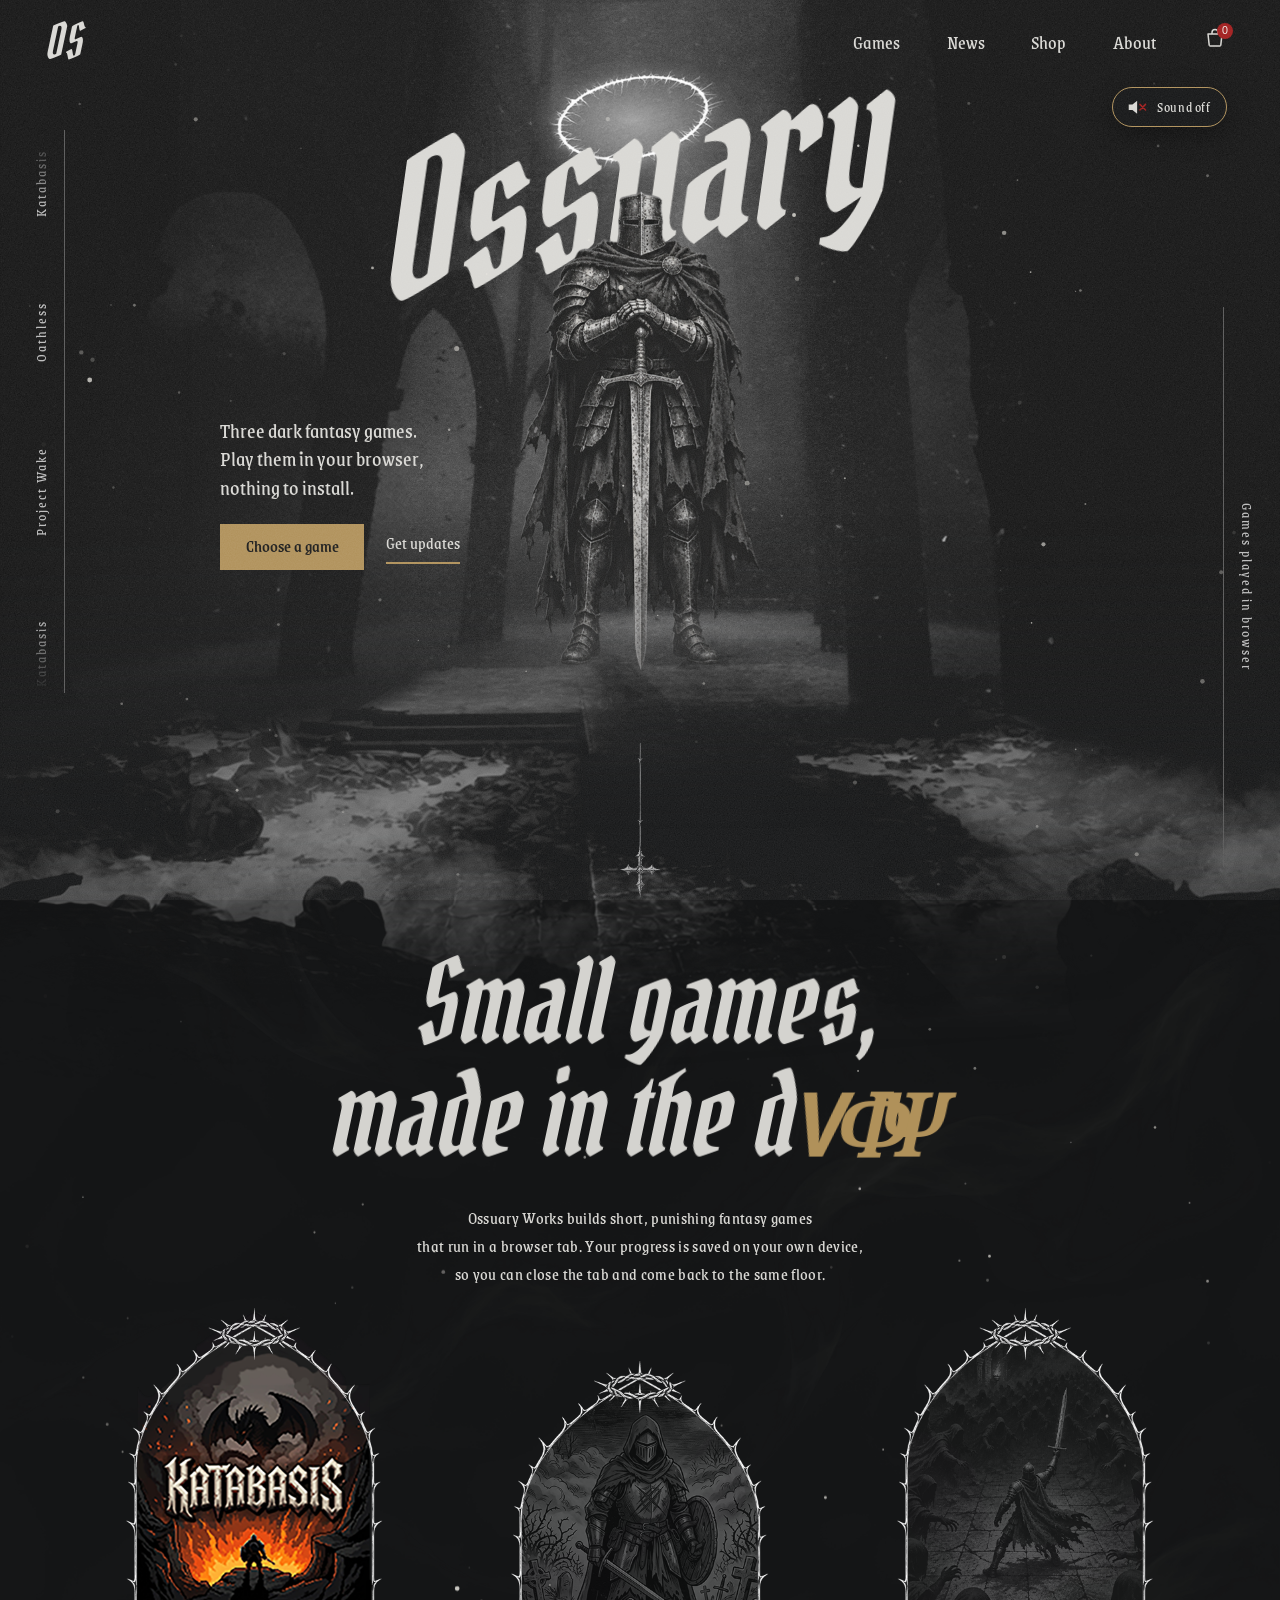
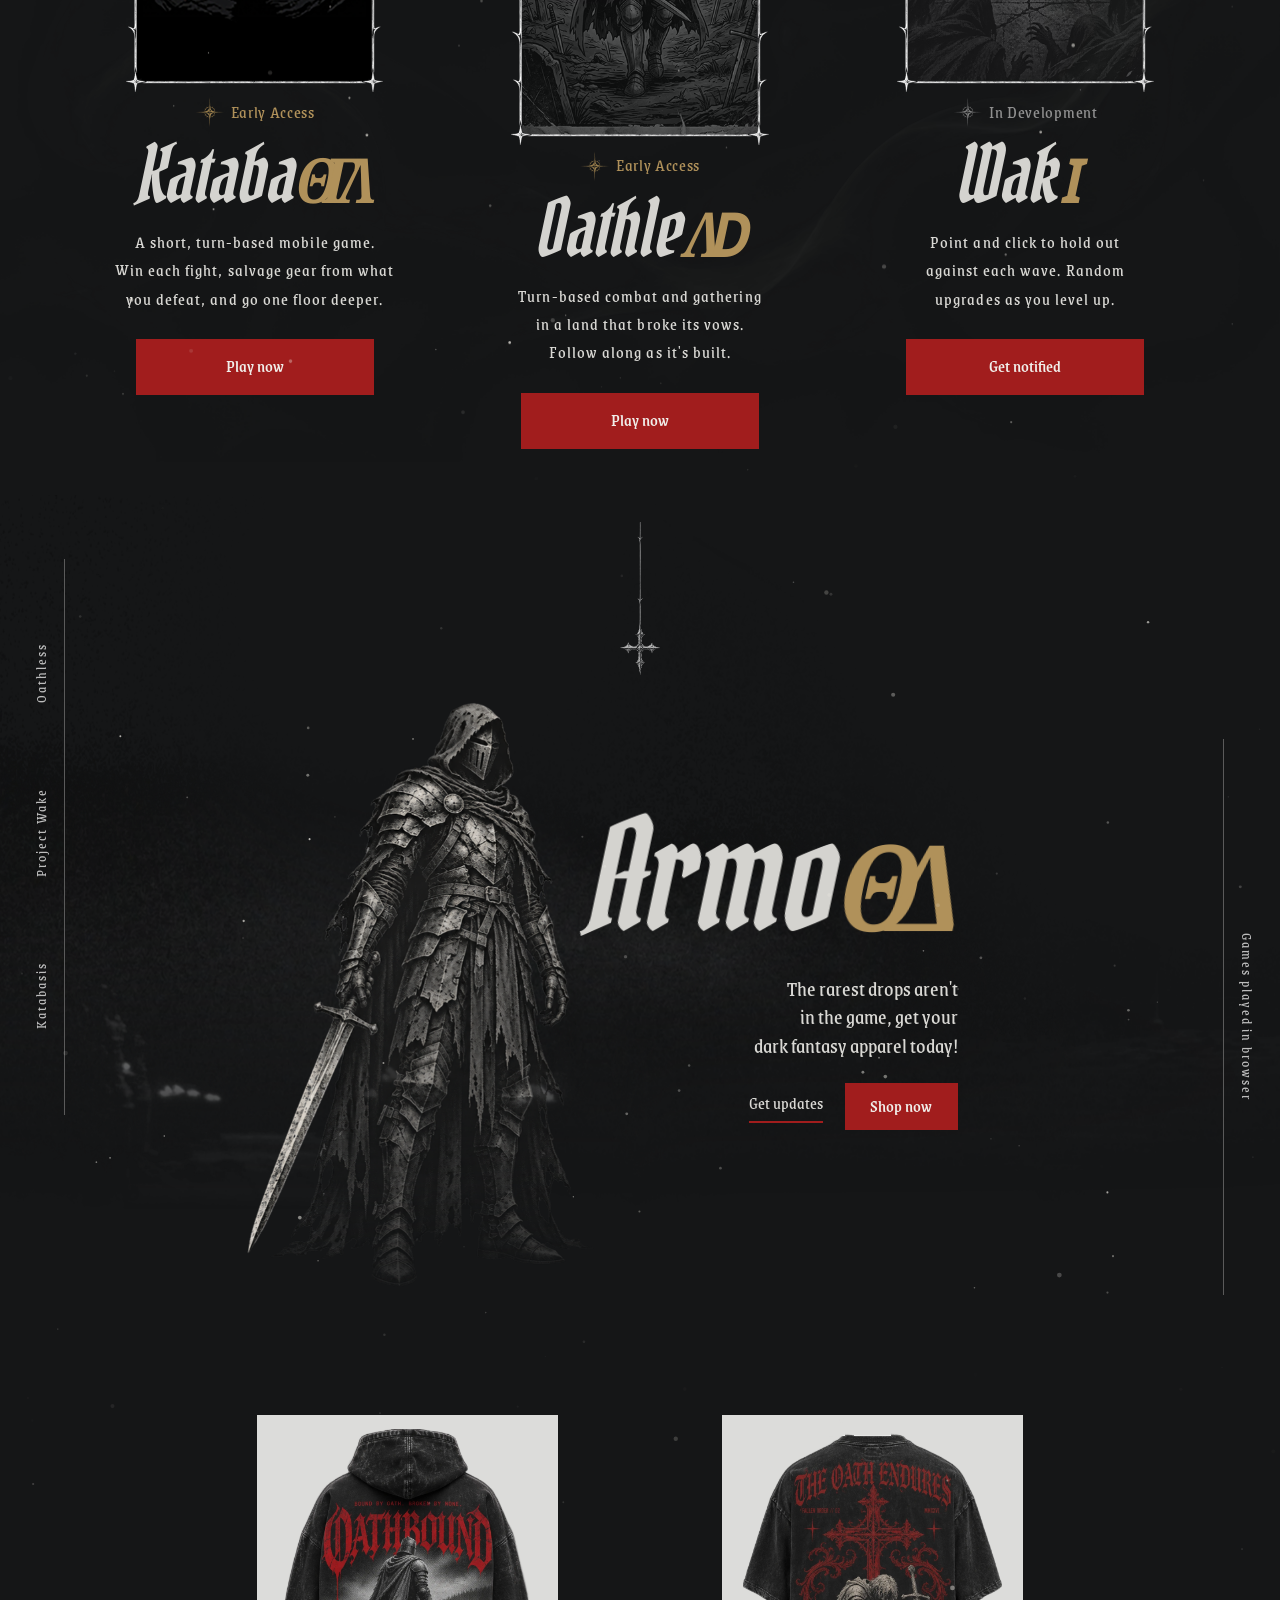
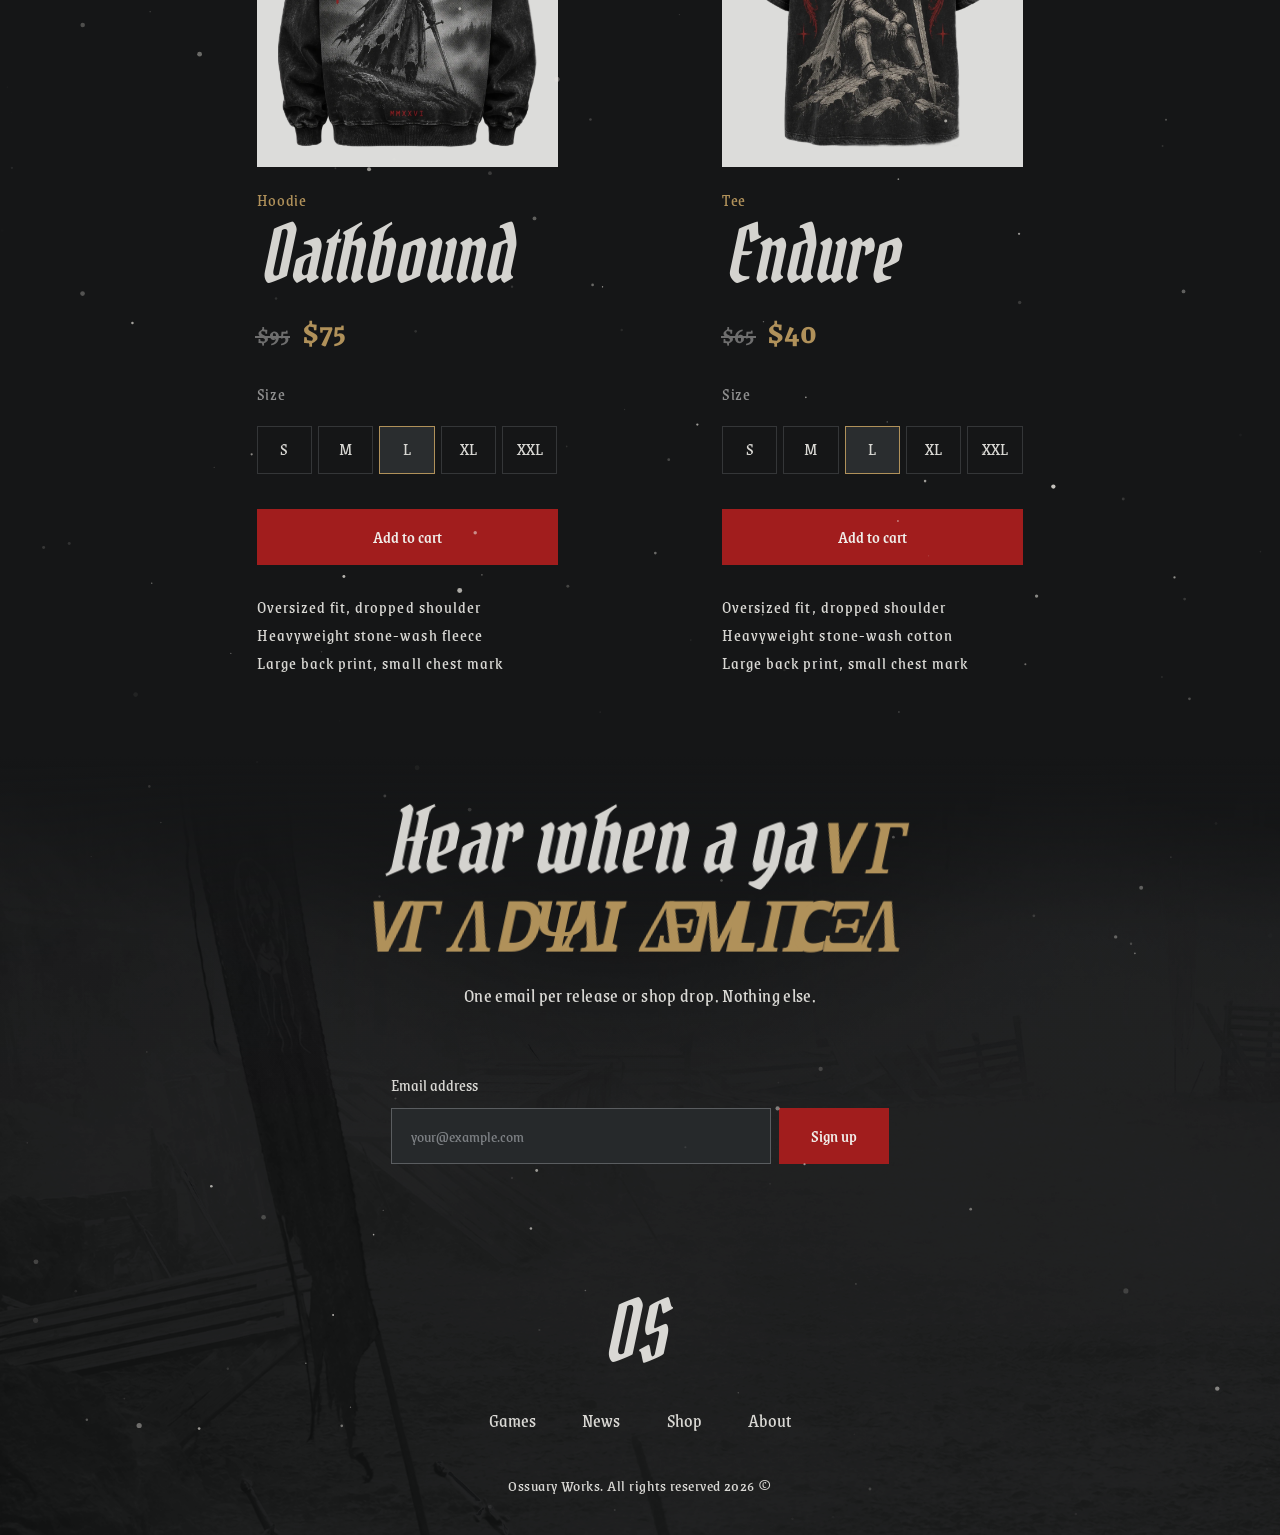
<file: index.html>
<!doctype html>
<html lang="en">
<head>
  <meta charset="utf-8">
  <meta name="viewport" content="width=device-width, initial-scale=1">
  <title>Ossuary Works</title>
  <meta name="description" content="Three dark fantasy games you can play in your browser: Katabasis, Wake and Oathless.">
  <link rel="preconnect" href="https://fonts.googleapis.com">
  <link rel="preconnect" href="https://fonts.gstatic.com" crossorigin>
  <link rel="stylesheet" href="css/tokens.css">
  <link rel="stylesheet" href="css/home.css">
  <link rel="stylesheet" href="css/motion.css">
  <link rel="stylesheet" href="css/cart.css">
  <link rel="stylesheet" href="css/text-fx.css">
  <script src="js/cart.js" defer></script>
  <script src="js/ambient.js" defer></script>
  <script src="js/particles.js" defer></script>
  <script src="js/text-fx.js" defer></script>
  <script src="js/router.js" defer></script>
  <script>
    // Turn motion on before first paint (so the hero doesn't flash before its ink reveal),
    // unless the visitor prefers reduced motion. Fail-safe: show the hero after 4s regardless.
    if (!window.matchMedia('(prefers-reduced-motion: reduce)').matches) {
      document.documentElement.classList.add('motion');
      setTimeout(function () { document.documentElement.classList.add('ink-failsafe'); }, 4000);
    }
  </script>
  <script src="js/motion.js" defer></script>
</head>
<body>
  <a class="skip" href="#main">Skip to content</a>

  <!-- Sticky menu: kept outside the sections so it always stays on top of them -->
  <nav class="nav" aria-label="Main">
      <a href="index.html" class="logo" aria-label="Ossuary Works home">OS</a>
      <ul>
        <li><a href="#games">Games</a></li>
        <li><a href="news.html">News</a></li>
        <li><a href="#shop">Shop</a></li>
        <li><a href="about.html">About</a></li>
        <li>
          <button type="button" class="cart" aria-label="Cart, 0 items" aria-controls="cart-drawer" aria-expanded="false">
            <svg viewBox="0 0 24 24" aria-hidden="true">
              <path d="M5 8h14l-1.2 11.2a1 1 0 0 1-1 .8H7.2a1 1 0 0 1-1-.8L5 8Z"/>
              <path d="M9 8V6.5a3 3 0 0 1 6 0V8"/>
            </svg>
            <span class="cart__count" aria-hidden="true">0</span>
          </button>
        </li>
      </ul>
  </nav>
  <p id="cart-status" class="sr-only" aria-live="polite"></p>

  <!-- ================= CART DRAWER ================= -->
  <div class="drawer-scrim" data-cart-close hidden></div>
  <aside class="drawer" id="cart-drawer" role="dialog" aria-modal="true" aria-labelledby="drawer-title" hidden>
    <header class="drawer__head">
      <h2 id="drawer-title" class="drawer__title">Your cart</h2>
      <button type="button" class="drawer__close" data-cart-close aria-label="Close cart">
        <svg viewBox="0 0 24 24" aria-hidden="true"><path d="M6 6l12 12M18 6L6 18"/></svg>
      </button>
    </header>

    <div class="drawer__body">
      <ul class="drawer__items" aria-label="Items in your cart"></ul>
      <div class="drawer__empty">
        <p>Your cart is empty.</p>
        <a href="#products" class="link link--gold" data-cart-close>Browse the armory</a>
      </div>
    </div>

    <footer class="drawer__foot">
      <dl class="drawer__totals">
        <div><dt>Subtotal</dt><dd class="drawer__subtotal">$0</dd></div>
        <div class="drawer__savings-row"><dt>You save</dt><dd class="drawer__savings">$0</dd></div>
      </dl>
      <p class="drawer__note">Shipping and taxes are calculated at checkout.</p>
      <button type="button" class="btn btn--red btn--block drawer__checkout">Checkout</button>
      <p class="drawer__msg" aria-live="polite"></p>
      <button type="button" class="drawer__continue" data-cart-close>Continue shopping</button>
    </footer>
  </aside>

  <!-- ================= HERO (mockup 01) ================= -->
  <header class="hero" data-ink-load="2">
    <div class="hero__scene" data-depth="0.35">
      <img class="hero__bg" src="assets/Exports/ossuary-home-banner-image.png" alt="" fetchpriority="high">
      <span class="hero__glow" aria-hidden="true"></span>
    </div>

    <div class="rail rail--left hero__rail-l" aria-hidden="true">
      <span>Katabasis</span><span>Project Wake</span><span>Oathless</span>
    </div>
    <div class="rail rail--right hero__rail-r" aria-hidden="true">
      <span>Games played in browser</span>
    </div>

    <h1 class="hero__title" data-depth="0.18">Ossuary<span class="sr-only"> Works</span></h1>
    <img class="hero__knight" data-depth="0.05" src="assets/Exports/knight-hero-main-banner.png" alt="" width="360" height="721">

    <div class="hero__intro">
      <p>Three dark fantasy games.<br>Play them in your browser,<br>nothing to install.</p>
      <div class="actions">
        <a class="btn btn--gold" href="#games">Choose a game</a>
        <a class="link link--gold" href="#signup">Get updates</a>
      </div>
    </div>

    <span class="cross-drop hero__drop" aria-hidden="true"></span>
  </header>

  <main id="main">

    <!-- ================= GAMES (mockup 02) ================= -->
    <section class="games" id="games" aria-labelledby="games-title" data-ink="1">
      <img class="games__smoke" src="assets/Exports/tex-smoke-b.png" alt="" loading="lazy">
      <h2 id="games-title" class="games__title bleed">Small games,<br>made in the dark</h2>
      <p class="games__lede" id="about">Ossuary Works builds short, punishing fantasy games<br>that run in a browser tab. Your progress is saved on your own device,<br>so you can close the tab and come back to the same floor.</p>

      <div class="games__cols">
        <article class="game">
          <a class="arch" href="https://mellow-martin.github.io/Emberfall/" target="_blank" rel="noopener" aria-label="Play Katabasis (opens in a new tab)">
            <img class="arch__art" src="assets/Exports/katabasis-game-arch-image.png" alt="" loading="lazy" width="358" height="556">
            <img class="arch__frame" src="assets/Exports/arch-frame.png" alt="" loading="lazy" width="386" height="576">
          </a>
          <p class="status status--early"><img src="assets/Exports/early-access-star.png" alt="" width="48" height="49">Early Access</p>
          <h3>Katabasis</h3>
          <p class="game__desc">A short, turn-based mobile game.<br>Win each fight, salvage gear from what<br>you defeat, and go one floor deeper.</p>
          <a href="https://mellow-martin.github.io/Emberfall/" class="btn btn--red btn--wide" target="_blank" rel="noopener">Play now<span class="sr-only"> (opens in a new tab)</span></a>
        </article>

        <article class="game game--low">
          <a class="arch" href="https://mellow-martin.github.io/Oathless/" target="_blank" rel="noopener" aria-label="Play Oathless (opens in a new tab)">
            <img class="arch__art" src="assets/Exports/oathless-game-arch-image.png" alt="" loading="lazy" width="359" height="536">
            <img class="arch__frame" src="assets/Exports/arch-frame.png" alt="" loading="lazy" width="386" height="576">
          </a>
          <p class="status status--early"><img src="assets/Exports/early-access-star.png" alt="" width="48" height="49">Early Access</p>
          <h3>Oathless</h3>
          <p class="game__desc">Turn-based combat and gathering<br>in a land that broke its vows.<br>Follow along as it's built.</p>
          <a href="https://mellow-martin.github.io/Oathless/" class="btn btn--red btn--wide" target="_blank" rel="noopener">Play now<span class="sr-only"> (opens in a new tab)</span></a>
        </article>

        <article class="game">
          <div class="arch">
            <img class="arch__art" src="assets/Exports/wake-game-arch-image.png" alt="Wake art: a knight raising a sword on a tiled floor as hooded shadows close in" loading="lazy" width="359" height="536">
            <img class="arch__frame" src="assets/Exports/arch-frame.png" alt="" loading="lazy" width="386" height="576">
          </div>
          <p class="status"><img src="assets/Exports/in-development-star.png" alt="" width="48" height="49">In Development</p>
          <h3>Wake</h3>
          <p class="game__desc">Point and click to hold out<br>against each wave. Random<br>upgrades as you level up.</p>
          <a href="#signup" class="btn btn--red btn--wide">Get notified</a>
        </article>
      </div>
    </section>

    <!-- ================= ARMORY (mockup 03) ================= -->
    <section class="armory" id="shop" aria-labelledby="armory-title" data-ink="2">
      <img class="armory__bg" data-depth="0.15" src="assets/Exports/armory-image.png" alt="" loading="lazy">
      <span class="cross-drop armory__drop" aria-hidden="true"></span>

      <div class="rail rail--left armory__rail-l" aria-hidden="true">
        <span>Katabasis</span><span>Project Wake</span><span>Oathless</span>
      </div>
      <div class="rail rail--right armory__rail-r" aria-hidden="true">
        <span>Games played in browser</span>
      </div>

      <img class="armory__knight" data-depth="-0.06" src="assets/Exports/knight-hero-armory.png" alt="" loading="lazy" width="520" height="876">

      <div class="armory__intro">
        <h2 id="armory-title" class="armory__title bleed">Armory</h2>
        <p>The rarest drops aren't<br>in the game, get your<br>dark fantasy apparel today!</p>
        <div class="actions">
          <a class="link link--red" href="#signup">Get updates</a>
          <a class="btn btn--red" href="#products">Shop now</a>
        </div>
      </div>
    </section>

    <!-- ================= PRODUCTS (mockup 04) ================= -->
    <section class="products" id="products" aria-label="Apparel" data-ink="3">
      <article class="product" data-id="oathbound-hoodie" data-name="Oathbound" data-kind="Hoodie" data-price="75" data-was="95" data-thumb="assets/shop/oathbound-hoodie-black-cut.png">
        <!-- Hovering the photo reveals the worn shot; Quick add sits along its bottom edge -->
        <figure class="product__media">
          <img class="product__img" src="assets/shop/oathbound-hoodie-black-cut.png" alt="Oathbound hoodie in washed black, back view: red blackletter title over a knight on a misty ridge" loading="lazy">
          <img class="product__worn" src="assets/shop/oathbound-hoodie-worn.webp" alt="" loading="lazy" width="896" height="1120">
          <button type="button" class="quick-add">Quick add</button>
        </figure>
        <p class="product__kind">Hoodie</p>
        <h3>Oathbound</h3>
        <p class="price"><s><span class="sr-only">Was </span>$95</s> <span><span class="sr-only">Now </span>$75</span></p>

        <fieldset class="opt">
          <legend>Size</legend>
          <div class="sizes">
            <label><input type="radio" name="hoodie-size" value="S"><span>S</span></label>
            <label><input type="radio" name="hoodie-size" value="M"><span>M</span></label>
            <label><input type="radio" name="hoodie-size" value="L" checked><span>L</span></label>
            <label><input type="radio" name="hoodie-size" value="XL"><span>XL</span></label>
            <label><input type="radio" name="hoodie-size" value="XXL"><span>XXL</span></label>
          </div>
        </fieldset>

        <button type="button" class="btn btn--red btn--block add-to-cart">Add to cart</button>
        <ul class="specs">
          <li>Oversized fit, dropped shoulder</li>
          <li>Heavyweight stone-wash fleece</li>
          <li>Large back print, small chest mark</li>
        </ul>
      </article>

      <article class="product" data-id="endure-tee" data-name="Endure" data-kind="Tee" data-price="40" data-was="65" data-thumb="assets/shop/oath-endures-tee-black-cut.png">
        <figure class="product__media">
          <img class="product__img" src="assets/shop/oath-endures-tee-black-cut.png" alt="Endure tee in washed black, back view: red cross and filigree above a knight resting beside his sword" loading="lazy">
          <img class="product__worn" src="assets/shop/oath-endures-tee-worn.webp" alt="" loading="lazy" width="896" height="1120">
          <button type="button" class="quick-add">Quick add</button>
        </figure>
        <p class="product__kind">Tee</p>
        <h3>Endure</h3>
        <p class="price"><s><span class="sr-only">Was </span>$65</s> <span><span class="sr-only">Now </span>$40</span></p>

        <fieldset class="opt">
          <legend>Size</legend>
          <div class="sizes">
            <label><input type="radio" name="tee-size" value="S"><span>S</span></label>
            <label><input type="radio" name="tee-size" value="M"><span>M</span></label>
            <label><input type="radio" name="tee-size" value="L" checked><span>L</span></label>
            <label><input type="radio" name="tee-size" value="XL"><span>XL</span></label>
            <label><input type="radio" name="tee-size" value="XXL"><span>XXL</span></label>
          </div>
        </fieldset>

        <button type="button" class="btn btn--red btn--block add-to-cart">Add to cart</button>
        <ul class="specs">
          <li>Oversized fit, dropped shoulder</li>
          <li>Heavyweight stone-wash cotton</li>
          <li>Large back print, small chest mark</li>
        </ul>
      </article>
    </section>

    <!-- ================= SIGNUP + FOOTER (mockup 05) ================= -->
    <section class="signup" id="signup" aria-labelledby="signup-title" data-ink="1">
      <img class="signup__bg" src="assets/Exports/footer-image.png" alt="" loading="lazy">
      <h2 id="signup-title" class="signup__title bleed">Hear when a game<br>or merch launches</h2>
      <p class="signup__lede">One email per release or shop drop. Nothing else.</p>
      <form class="signup__form" novalidate>
        <label for="email">Email address</label>
        <div class="signup__row">
          <input id="email" name="email" type="email" required autocomplete="email" placeholder="your@example.com">
          <button class="btn btn--red" type="submit">Sign up</button>
        </div>
        <output aria-live="polite"></output>
      </form>

      <footer class="foot">
        <a href="index.html" class="logo logo--foot" aria-label="Ossuary Works home">OS</a>
        <ul>
          <li><a href="#games">Games</a></li>
          <li><a href="news.html">News</a></li>
          <li><a href="#shop">Shop</a></li>
          <li><a href="about.html">About</a></li>
        </ul>
        <p>Ossuary Works. All rights reserved 2026 &copy;</p>
      </footer>
    </section>
  </main>

  <script src="js/site.js"></script>
</body>
</html>
</file>
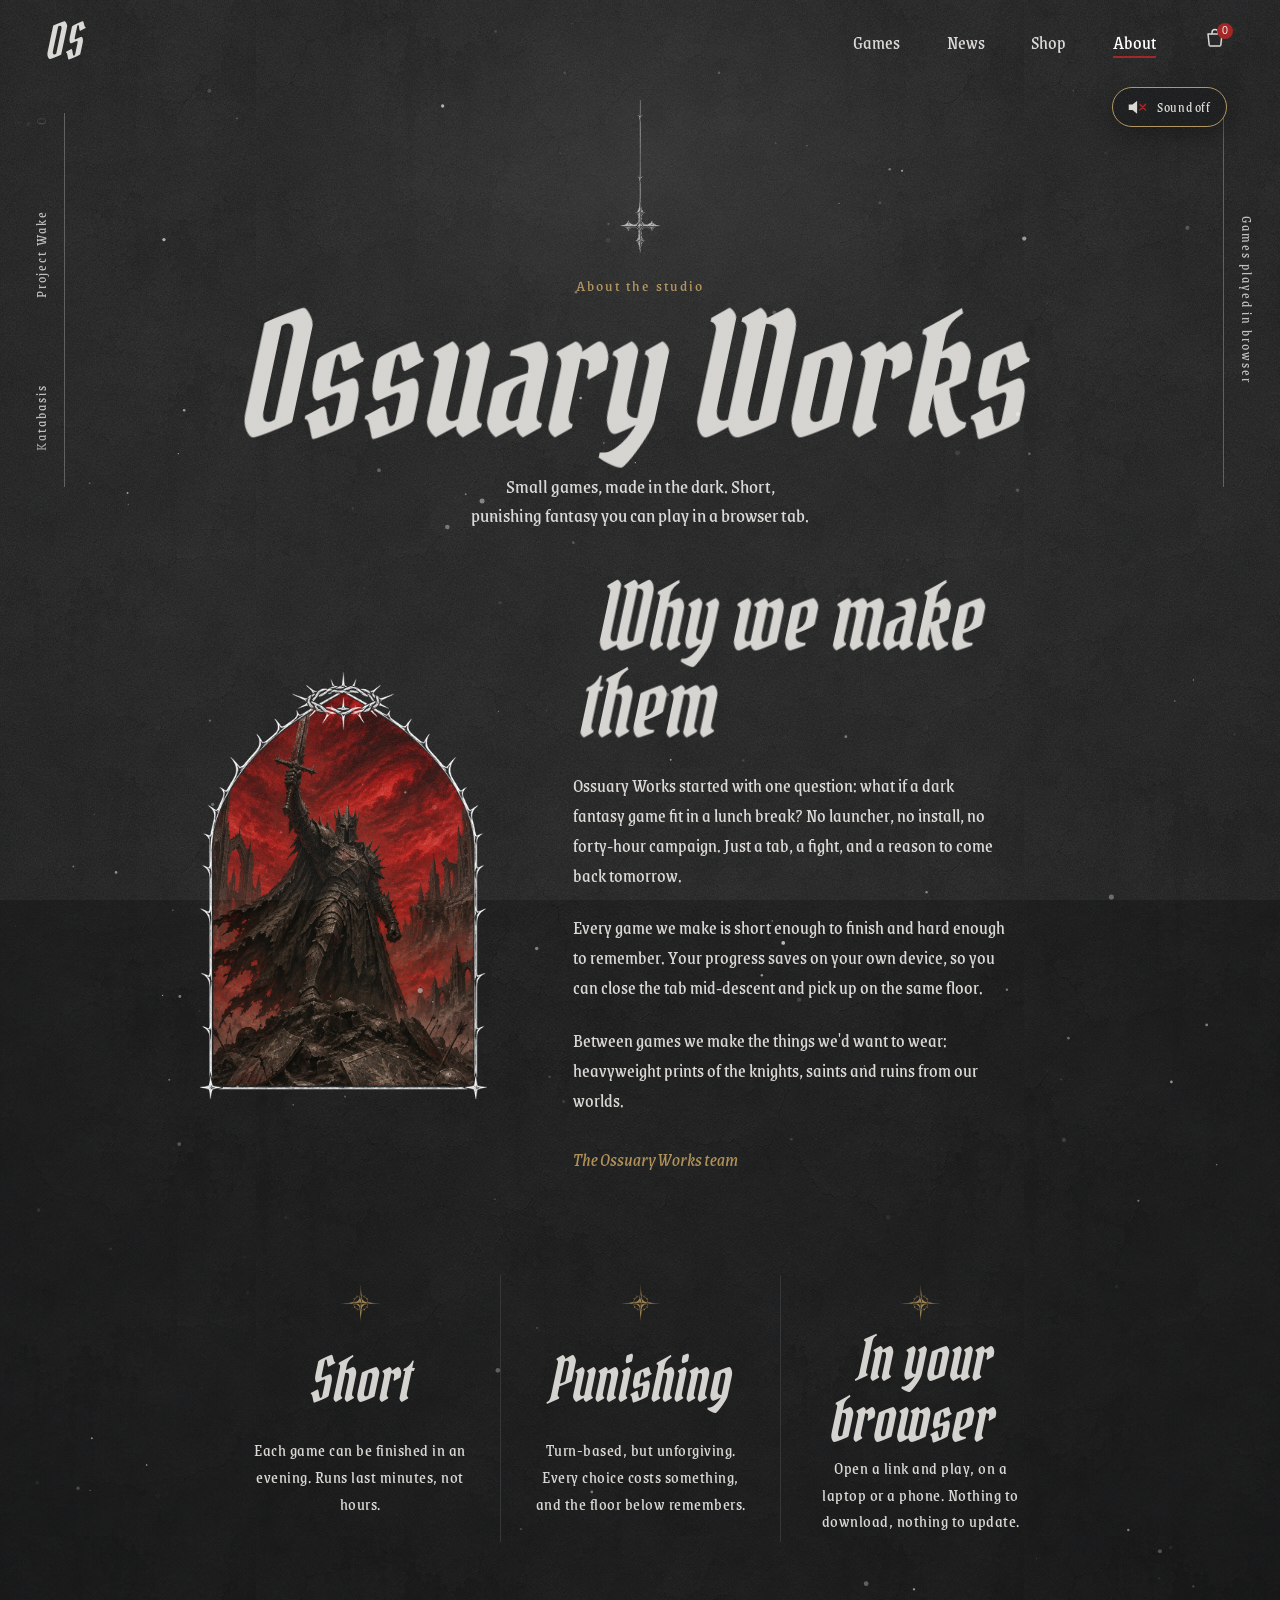
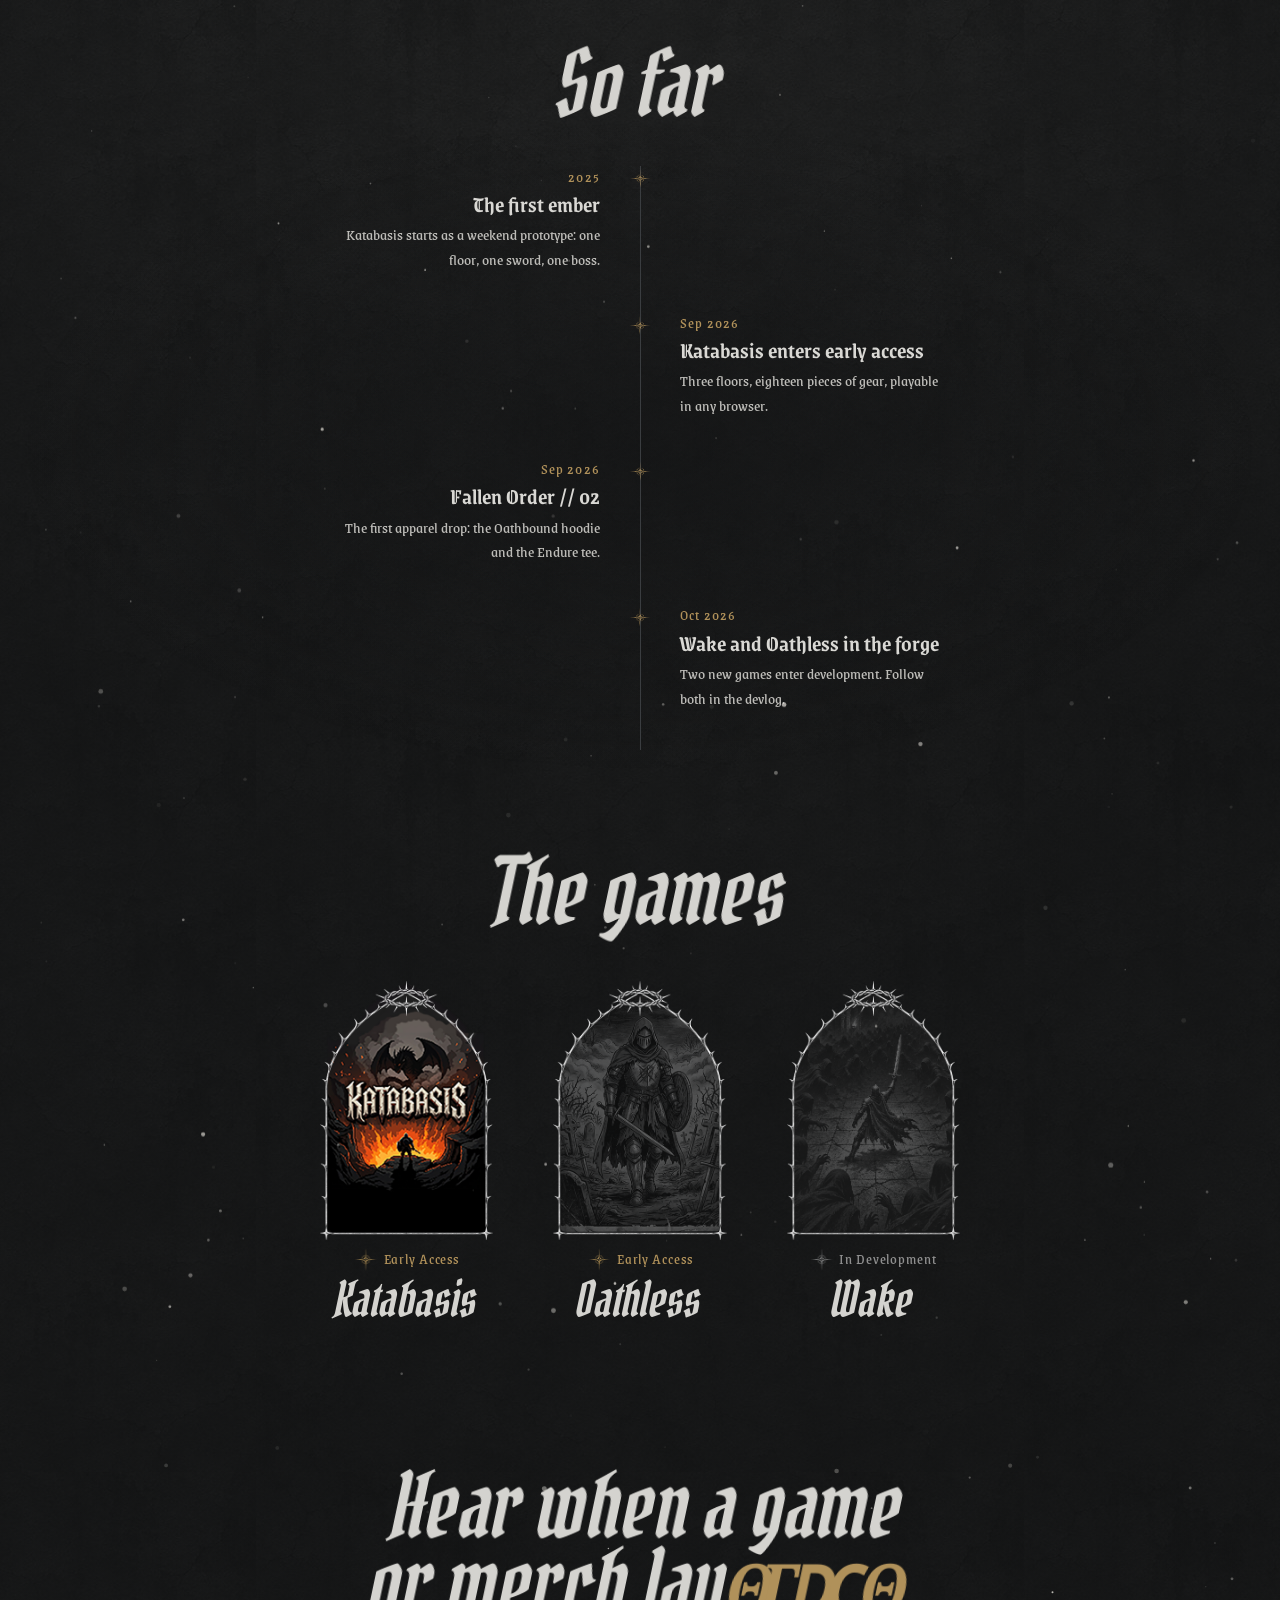
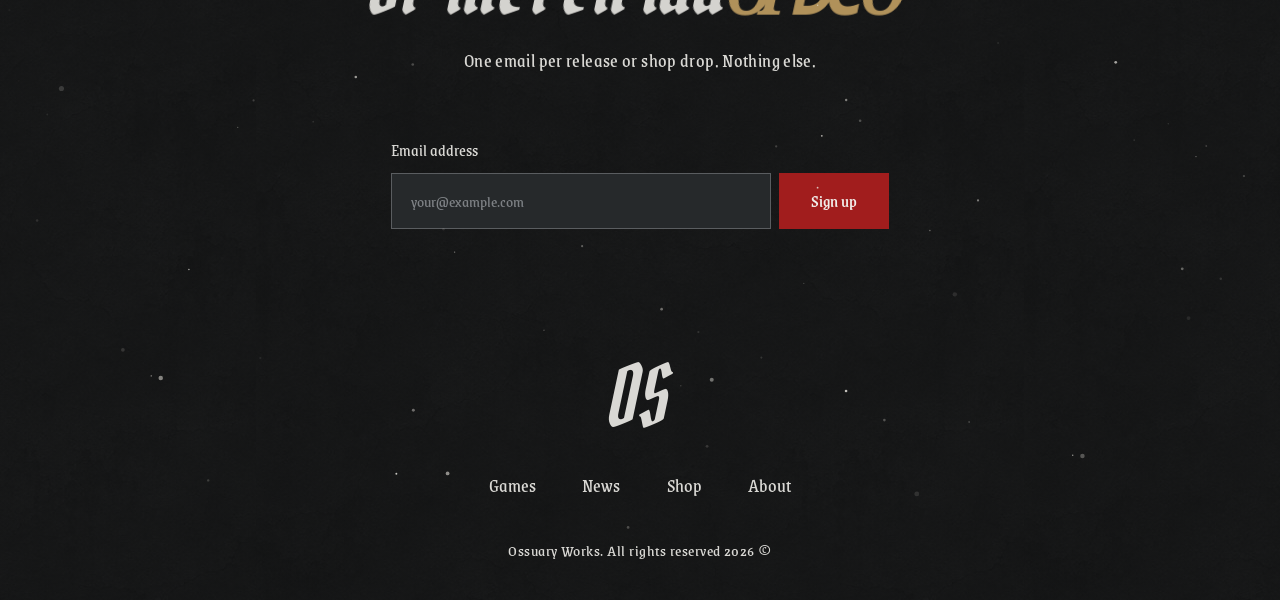
<file: about.html>
<!doctype html>
<html lang="en">
<head>
  <meta charset="utf-8">
  <meta name="viewport" content="width=device-width, initial-scale=1">
  <title>About · Ossuary Works</title>
  <meta name="description" content="Ossuary Works makes short, punishing dark fantasy games that run in your browser.">
  <link rel="preconnect" href="https://fonts.googleapis.com">
  <link rel="preconnect" href="https://fonts.gstatic.com" crossorigin>
  <link rel="stylesheet" href="css/tokens.css">
  <link rel="stylesheet" href="css/home.css">
  <link rel="stylesheet" href="css/pages.css">
  <link rel="stylesheet" href="css/motion.css">
  <link rel="stylesheet" href="css/cart.css">
  <link rel="stylesheet" href="css/text-fx.css">
  <script>
    if (!window.matchMedia('(prefers-reduced-motion: reduce)').matches) {
      document.documentElement.classList.add('motion');
    }
  </script>
  <script src="js/motion.js" defer></script>
  <script src="js/cart.js" defer></script>
  <script src="js/ambient.js" defer></script>
  <script src="js/particles.js" defer></script>
  <script src="js/text-fx.js" defer></script>
  <script src="js/router.js" defer></script>
</head>
<body class="inner-page">
  <a class="skip" href="#main">Skip to content</a>

  <nav class="nav" aria-label="Main">
    <a href="index.html" class="logo" aria-label="Ossuary Works home">OS</a>
    <ul>
      <li><a href="index.html#games">Games</a></li>
      <li><a href="news.html">News</a></li>
      <li><a href="index.html#shop">Shop</a></li>
      <li><a href="about.html" aria-current="page">About</a></li>
      <li>
        <button type="button" class="cart" aria-label="Cart, 0 items" aria-controls="cart-drawer" aria-expanded="false">
          <svg viewBox="0 0 24 24" aria-hidden="true">
            <path d="M5 8h14l-1.2 11.2a1 1 0 0 1-1 .8H7.2a1 1 0 0 1-1-.8L5 8Z"/>
            <path d="M9 8V6.5a3 3 0 0 1 6 0V8"/>
          </svg>
          <span class="cart__count" aria-hidden="true">0</span>
        </button>
      </li>
    </ul>
  </nav>
  <p id="cart-status" class="sr-only" aria-live="polite"></p>

  <div class="drawer-scrim" data-cart-close hidden></div>
  <aside class="drawer" id="cart-drawer" role="dialog" aria-modal="true" aria-labelledby="drawer-title" hidden>
    <header class="drawer__head">
      <h2 id="drawer-title" class="drawer__title">Your cart</h2>
      <button type="button" class="drawer__close" data-cart-close aria-label="Close cart">
        <svg viewBox="0 0 24 24" aria-hidden="true"><path d="M6 6l12 12M18 6L6 18"/></svg>
      </button>
    </header>
    <div class="drawer__body">
      <ul class="drawer__items" aria-label="Items in your cart"></ul>
      <div class="drawer__empty">
        <p>Your cart is empty.</p>
        <a href="index.html#products" class="link link--gold">Browse the armory</a>
      </div>
    </div>
    <footer class="drawer__foot">
      <dl class="drawer__totals">
        <div><dt>Subtotal</dt><dd class="drawer__subtotal">$0</dd></div>
        <div class="drawer__savings-row"><dt>You save</dt><dd class="drawer__savings">$0</dd></div>
      </dl>
      <p class="drawer__note">Shipping and taxes are calculated at checkout.</p>
      <button type="button" class="btn btn--red btn--block drawer__checkout">Checkout</button>
      <p class="drawer__msg" aria-live="polite"></p>
      <button type="button" class="drawer__continue" data-cart-close>Continue shopping</button>
    </footer>
  </aside>

  <main id="main">

    <!-- ================= PAGE HEADER ================= -->
    <header class="page-head">
      <div class="rail rail--left" aria-hidden="true">
        <span>Katabasis</span><span>Project Wake</span><span>Oathless</span>
      </div>
      <div class="rail rail--right" aria-hidden="true">
        <span>Games played in browser</span>
      </div>

      <span class="cross-drop" aria-hidden="true"></span>
      <p class="page-head__kicker">About the studio</p>
      <h1 class="page-head__title bleed">Ossuary Works</h1>
      <p class="page-head__lede">Small games, made in the dark. Short, punishing fantasy you can play in a browser tab.</p>
    </header>

    <!-- ================= INTRO ================= -->
    <section class="about-intro" aria-labelledby="intro-title" data-ink="3">
      <div class="arch">
        <img class="arch__art arch__art--baked" src="assets/about/knight-crowned-arch.png" alt="A crowned knight raising a sword over a field of broken shields under a red sky">
        <img class="arch__frame" src="assets/Exports/arch-frame.png" alt="" width="386" height="576">
      </div>
      <div>
        <h2 id="intro-title" class="bleed">Why we make them</h2>
        <p>Ossuary Works started with one question: what if a dark fantasy game fit in a lunch break? No launcher, no install, no forty-hour campaign. Just a tab, a fight, and a reason to come back tomorrow.</p>
        <p>Every game we make is short enough to finish and hard enough to remember. Your progress saves on your own device, so you can close the tab mid-descent and pick up on the same floor.</p>
        <p>Between games we make the things we'd want to wear: heavyweight prints of the knights, saints and ruins from our worlds.</p>
        <p class="signature">The Ossuary Works team</p>
      </div>
    </section>

    <!-- ================= PILLARS ================= -->
    <section class="pillars" aria-label="What we make" data-ink="1">
      <div class="pillar">
        <span class="pillar__star" aria-hidden="true"></span>
        <h3>Short</h3>
        <p>Each game can be finished in an evening. Runs last minutes, not hours.</p>
      </div>
      <div class="pillar">
        <span class="pillar__star" aria-hidden="true"></span>
        <h3>Punishing</h3>
        <p>Turn-based, but unforgiving. Every choice costs something, and the floor below remembers.</p>
      </div>
      <div class="pillar">
        <span class="pillar__star" aria-hidden="true"></span>
        <h3>In your browser</h3>
        <p>Open a link and play, on a laptop or a phone. Nothing to download, nothing to update.</p>
      </div>
    </section>

    <!-- ================= TIMELINE ================= -->
    <section class="timeline-wrap" aria-labelledby="timeline-title" data-ink="2">
      <h2 id="timeline-title" class="feed__title bleed">So far</h2>
      <ol class="timeline">
        <li>
          <time datetime="2025">2025</time>
          <h3>The first ember</h3>
          <p>Katabasis starts as a weekend prototype: one floor, one sword, one boss.</p>
        </li>
        <li>
          <time datetime="2026-09">Sep 2026</time>
          <h3>Katabasis enters early access</h3>
          <p>Three floors, eighteen pieces of gear, playable in any browser.</p>
        </li>
        <li>
          <time datetime="2026-09">Sep 2026</time>
          <h3>Fallen Order // 02</h3>
          <p>The first apparel drop: the Oathbound hoodie and the Endure tee.</p>
        </li>
        <li>
          <time datetime="2026-10">Oct 2026</time>
          <h3>Wake and Oathless in the forge</h3>
          <p>Two new games enter development. Follow both in the devlog.</p>
        </li>
      </ol>
    </section>

    <!-- ================= GAMES ================= -->
    <section class="about-games" aria-labelledby="about-games-title" data-ink="3">
      <h2 id="about-games-title" class="feed__title bleed">The games</h2>
      <div class="about-games__row">
        <a href="https://mellow-martin.github.io/Emberfall/" target="_blank" rel="noopener">
          <span class="arch">
            <img class="arch__art" src="assets/Exports/katabasis-game-arch-image.png" alt="" width="358" height="556">
            <img class="arch__frame" src="assets/Exports/arch-frame.png" alt="" width="386" height="576">
          </span>
          <span class="tag tag--gold"><img src="assets/Exports/early-access-star.png" alt="" width="48" height="49">Early Access</span>
          <h3>Katabasis</h3>
          <span class="sr-only">(opens in a new tab)</span>
        </a>
        <a href="https://mellow-martin.github.io/Oathless/" target="_blank" rel="noopener">
          <span class="arch">
            <img class="arch__art" src="assets/Exports/oathless-game-arch-image.png" alt="" width="359" height="536">
            <img class="arch__frame" src="assets/Exports/arch-frame.png" alt="" width="386" height="576">
          </span>
          <span class="tag tag--gold"><img src="assets/Exports/early-access-star.png" alt="" width="48" height="49">Early Access</span>
          <h3>Oathless</h3>
          <span class="sr-only">(opens in a new tab)</span>
        </a>
        <a href="index.html#games">
          <span class="arch">
            <img class="arch__art" src="assets/Exports/wake-game-arch-image.png" alt="" width="359" height="536">
            <img class="arch__frame" src="assets/Exports/arch-frame.png" alt="" width="386" height="576">
          </span>
          <span class="tag"><img src="assets/Exports/in-development-star.png" alt="" width="48" height="49">In Development</span>
          <h3>Wake</h3>
        </a>
      </div>
    </section>

    <!-- ================= SIGN-UP + FOOTER ================= -->
    <section class="signup signup--plain" id="signup" aria-labelledby="signup-title" data-ink="2">
      <h2 id="signup-title" class="signup__title bleed">Hear when a game<br>or merch launches</h2>
      <p class="signup__lede">One email per release or shop drop. Nothing else.</p>
      <form class="signup__form" novalidate>
        <label for="email">Email address</label>
        <div class="signup__row">
          <input id="email" name="email" type="email" required autocomplete="email" placeholder="your@example.com">
          <button class="btn btn--red" type="submit">Sign up</button>
        </div>
        <output aria-live="polite"></output>
      </form>

      <footer class="foot">
        <a href="index.html" class="logo logo--foot" aria-label="Ossuary Works home">OS</a>
        <ul>
          <li><a href="index.html#games">Games</a></li>
          <li><a href="news.html">News</a></li>
          <li><a href="index.html#shop">Shop</a></li>
          <li><a href="about.html">About</a></li>
        </ul>
        <p>Ossuary Works. All rights reserved 2026 &copy;</p>
      </footer>
    </section>
  </main>

  <script src="js/site.js"></script>
</body>
</html>
</file>
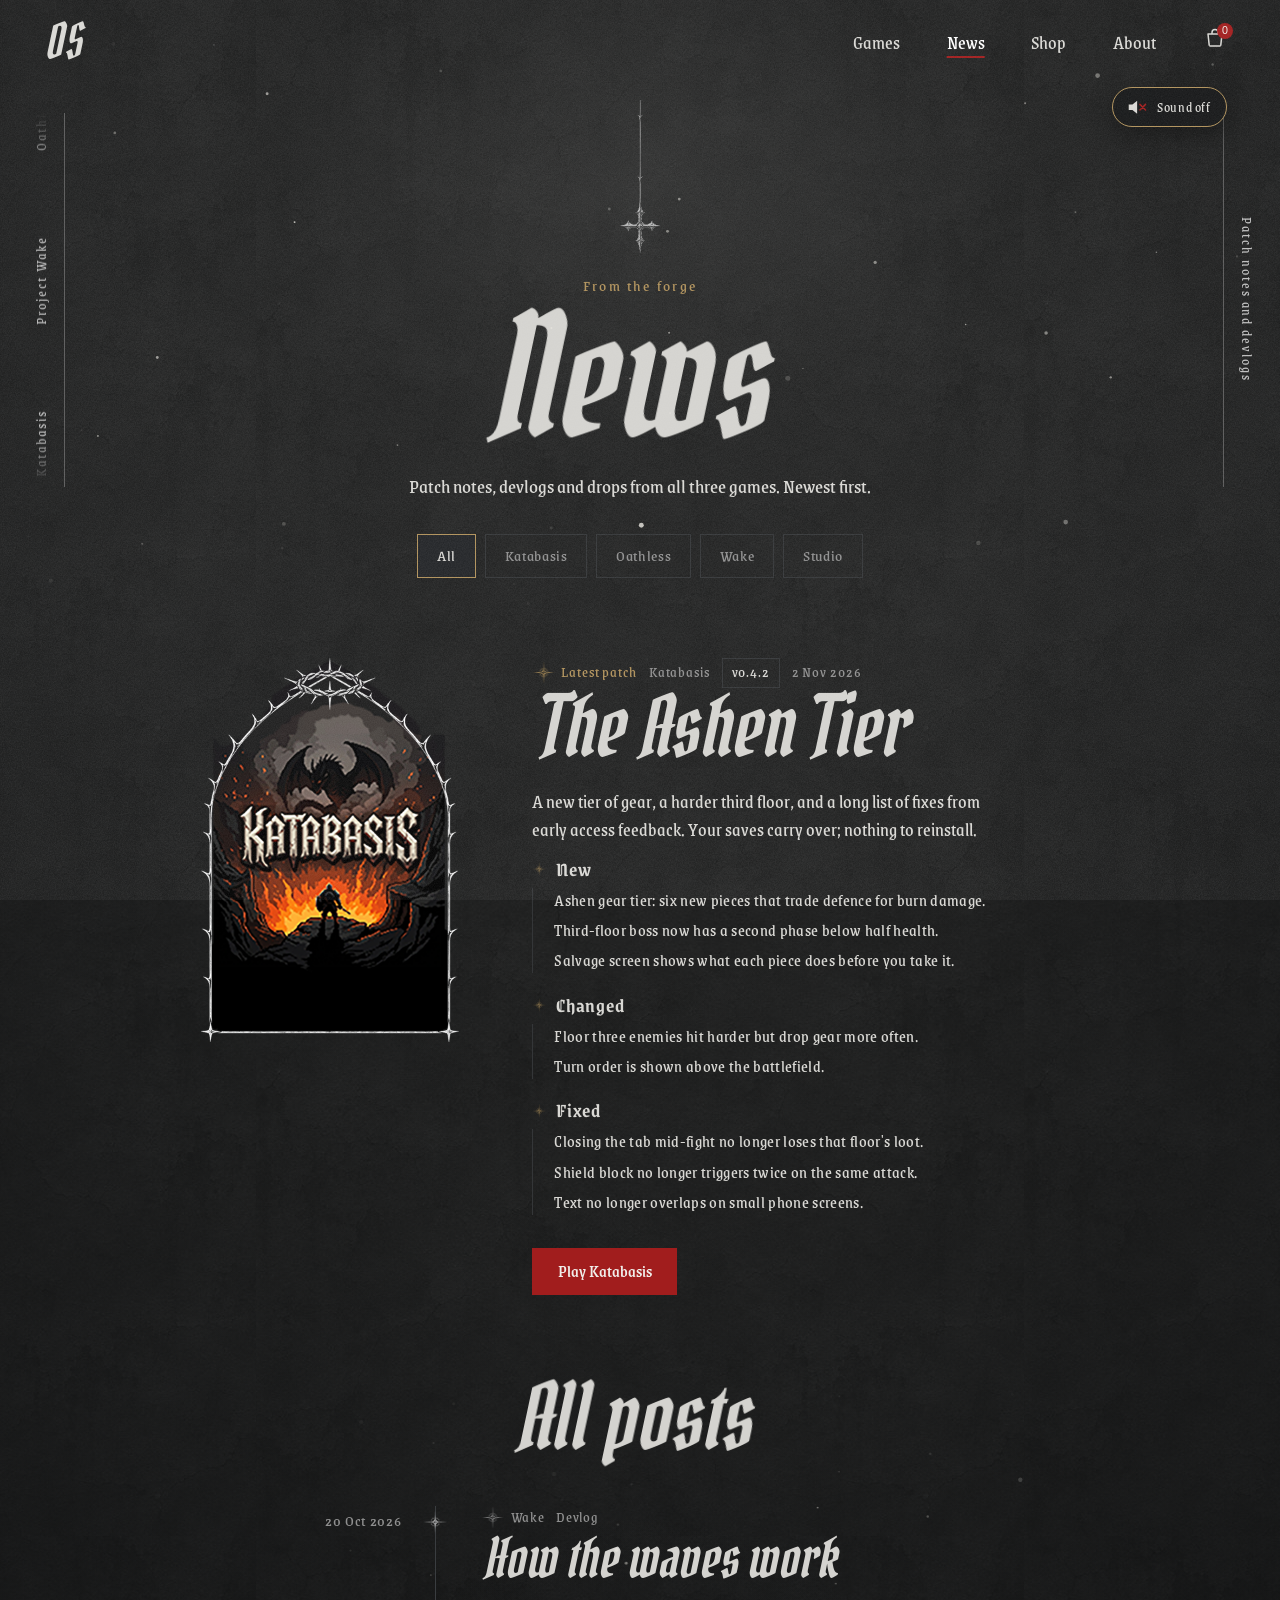
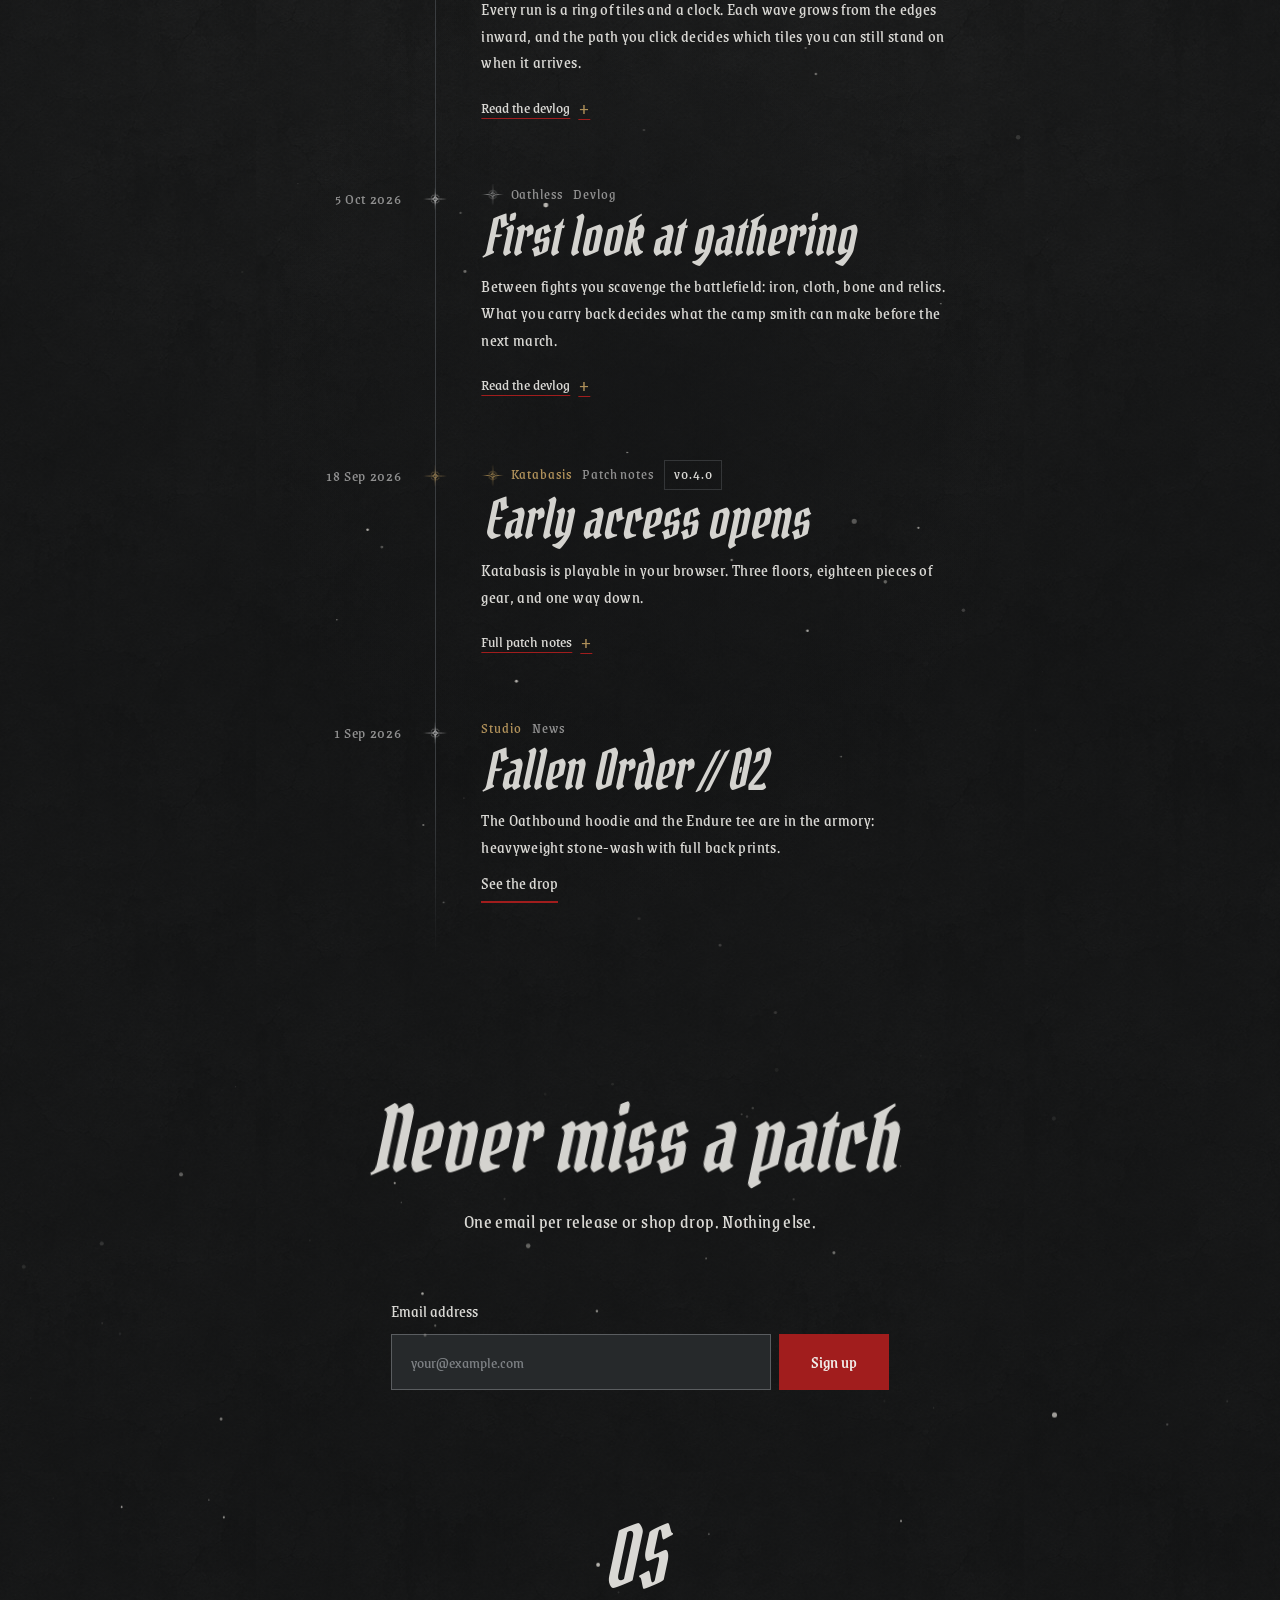
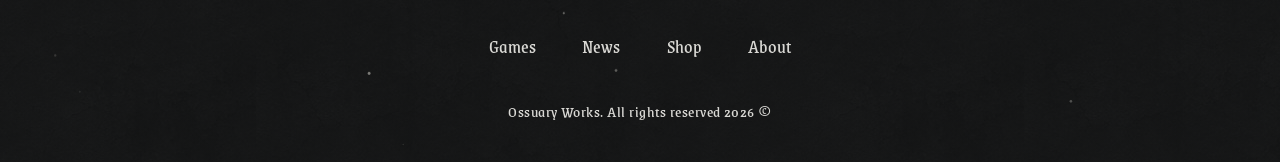
<file: news.html>
<!doctype html>
<html lang="en">
<head>
  <meta charset="utf-8">
  <meta name="viewport" content="width=device-width, initial-scale=1">
  <title>News · Ossuary Works</title>
  <meta name="description" content="Patch notes and devlogs for Katabasis, Oathless and Wake.">
  <link rel="preconnect" href="https://fonts.googleapis.com">
  <link rel="preconnect" href="https://fonts.gstatic.com" crossorigin>
  <link rel="stylesheet" href="css/tokens.css">
  <link rel="stylesheet" href="css/home.css">
  <link rel="stylesheet" href="css/pages.css">
  <link rel="stylesheet" href="css/motion.css">
  <link rel="stylesheet" href="css/cart.css">
  <link rel="stylesheet" href="css/text-fx.css">
  <script>
    if (!window.matchMedia('(prefers-reduced-motion: reduce)').matches) {
      document.documentElement.classList.add('motion');
    }
  </script>
  <script src="js/motion.js" defer></script>
  <script src="js/cart.js" defer></script>
  <script src="js/ambient.js" defer></script>
  <script src="js/particles.js" defer></script>
  <script src="js/text-fx.js" defer></script>
  <script src="js/router.js" defer></script>
</head>
<body class="inner-page">
  <a class="skip" href="#main">Skip to content</a>

  <nav class="nav" aria-label="Main">
    <a href="index.html" class="logo" aria-label="Ossuary Works home">OS</a>
    <ul>
      <li><a href="index.html#games">Games</a></li>
      <li><a href="news.html" aria-current="page">News</a></li>
      <li><a href="index.html#shop">Shop</a></li>
      <li><a href="about.html">About</a></li>
      <li>
        <button type="button" class="cart" aria-label="Cart, 0 items" aria-controls="cart-drawer" aria-expanded="false">
          <svg viewBox="0 0 24 24" aria-hidden="true">
            <path d="M5 8h14l-1.2 11.2a1 1 0 0 1-1 .8H7.2a1 1 0 0 1-1-.8L5 8Z"/>
            <path d="M9 8V6.5a3 3 0 0 1 6 0V8"/>
          </svg>
          <span class="cart__count" aria-hidden="true">0</span>
        </button>
      </li>
    </ul>
  </nav>
  <p id="cart-status" class="sr-only" aria-live="polite"></p>

  <div class="drawer-scrim" data-cart-close hidden></div>
  <aside class="drawer" id="cart-drawer" role="dialog" aria-modal="true" aria-labelledby="drawer-title" hidden>
    <header class="drawer__head">
      <h2 id="drawer-title" class="drawer__title">Your cart</h2>
      <button type="button" class="drawer__close" data-cart-close aria-label="Close cart">
        <svg viewBox="0 0 24 24" aria-hidden="true"><path d="M6 6l12 12M18 6L6 18"/></svg>
      </button>
    </header>
    <div class="drawer__body">
      <ul class="drawer__items" aria-label="Items in your cart"></ul>
      <div class="drawer__empty">
        <p>Your cart is empty.</p>
        <a href="index.html#products" class="link link--gold">Browse the armory</a>
      </div>
    </div>
    <footer class="drawer__foot">
      <dl class="drawer__totals">
        <div><dt>Subtotal</dt><dd class="drawer__subtotal">$0</dd></div>
        <div class="drawer__savings-row"><dt>You save</dt><dd class="drawer__savings">$0</dd></div>
      </dl>
      <p class="drawer__note">Shipping and taxes are calculated at checkout.</p>
      <button type="button" class="btn btn--red btn--block drawer__checkout">Checkout</button>
      <p class="drawer__msg" aria-live="polite"></p>
      <button type="button" class="drawer__continue" data-cart-close>Continue shopping</button>
    </footer>
  </aside>

  <main id="main">

    <!-- ================= PAGE HEADER ================= -->
    <header class="page-head">
      <div class="rail rail--left" aria-hidden="true">
        <span>Katabasis</span><span>Project Wake</span><span>Oathless</span>
      </div>
      <div class="rail rail--right" aria-hidden="true">
        <span>Patch notes and devlogs</span>
      </div>

      <span class="cross-drop" aria-hidden="true"></span>
      <p class="page-head__kicker">From the forge</p>
      <h1 class="page-head__title bleed">News</h1>
      <p class="page-head__lede">Patch notes, devlogs and drops from all three games. Newest first.</p>

      <div class="filters" role="group" aria-label="Show posts from">
        <button type="button" aria-pressed="true" data-filter="all">All</button>
        <button type="button" aria-pressed="false" data-filter="katabasis">Katabasis</button>
        <button type="button" aria-pressed="false" data-filter="oathless">Oathless</button>
        <button type="button" aria-pressed="false" data-filter="wake">Wake</button>
        <button type="button" aria-pressed="false" data-filter="studio">Studio</button>
      </div>
    </header>

    <!-- ================= LATEST PATCH + ALL POSTS =================
         Filled in by js/news.js from content/news.txt. To add or edit a post, edit that file. -->
    <section class="featured" id="featured" aria-labelledby="featured-title" data-ink="3" hidden></section>

    <section class="feed" aria-labelledby="feed-title" data-ink="1">
      <h2 id="feed-title" class="feed__title bleed">All posts</h2>
      <ol class="feed__list"></ol>
      <p class="feed__empty" hidden>No posts for this game yet.</p>
      <noscript><p class="feed__empty">Turn on JavaScript to read the news.</p></noscript>
    </section>

    <!-- ================= SIGN-UP + FOOTER ================= -->
    <section class="signup signup--plain" id="signup" aria-labelledby="signup-title" data-ink="2">
      <h2 id="signup-title" class="signup__title bleed">Never miss a patch</h2>
      <p class="signup__lede">One email per release or shop drop. Nothing else.</p>
      <form class="signup__form" novalidate>
        <label for="email">Email address</label>
        <div class="signup__row">
          <input id="email" name="email" type="email" required autocomplete="email" placeholder="your@example.com">
          <button class="btn btn--red" type="submit">Sign up</button>
        </div>
        <output aria-live="polite"></output>
      </form>

      <footer class="foot">
        <a href="index.html" class="logo logo--foot" aria-label="Ossuary Works home">OS</a>
        <ul>
          <li><a href="index.html#games">Games</a></li>
          <li><a href="news.html">News</a></li>
          <li><a href="index.html#shop">Shop</a></li>
          <li><a href="about.html">About</a></li>
        </ul>
        <p>Ossuary Works. All rights reserved 2026 &copy;</p>
      </footer>
    </section>
  </main>

  <script src="js/site.js"></script>
  <script src="js/news.js"></script>
</body>
</html>
</file>
<file: css/tokens.css>
/* Ossuary Works (placeholder name): shared design tokens.
   Every page of the hub imports this file. */

@import url("https://fonts.googleapis.com/css2?family=Pirata+One&family=UnifrakturMaguntia&family=Grenze+Gotisch:wght@400..900&family=Grenze:ital,wght@0,300;0,400;0,500;0,600;1,400&display=swap");

:root {
  /* Base palette: neutral charcoal, no brown */
  --soot: #161718;      /* page background, dark charcoal grey */
  --crypt: #202224;     /* raised panels */
  --crypt-edge: #35383b;/* panel borders */
  --bone: #ebe8e1;      /* primary text, off-white (not pure white) */
  --ash: #9b9da0;       /* secondary text */
  --gilt: #a88a52;      /* hairlines, ornaments, focus */

  /* Per-game accents */
  --katabasis: #9b1c1c; /* blood */
  --wake: #c0562b;      /* rust */
  --oathless: #6b7d99;  /* cold steel */

  --accent: var(--katabasis); /* default accent, overridden per game */
  --accent-ink: var(--bone);  /* text colour on a filled accent */

  /* Type */
  --font-display: "Pirata One", "UnifrakturMaguntia", serif;      /* narrow, sharp blackletter, for titles
                                                                     (previous choice: "UnifrakturMaguntia") */
  /* No free true-italic Old English font exists, so titles are leaned and stretched taller */
  --display-transform: skewX(-12deg) scaleY(1.15);
  --font-heading: "Grenze Gotisch", serif;                        /* plainer blackletter, for small headings */
  --font-text: "Grenze", Georgia, serif;

  /* Scale: perfect fourth (1.333) from 1.125rem */
  --step--1: 0.875rem;
  --step-0: 1.125rem;
  --step-1: 1.5rem;
  --step-2: 2rem;
  --step-3: 2.666rem;
  --step-4: 3.555rem;
  --step-5: 4.74rem;
  --step-hero: clamp(5rem, 21vw, 16rem);

  /* Space */
  --space-xs: 0.5rem;
  --space-s: 1rem;
  --space-m: 1.5rem;
  --space-l: 3rem;
  --space-xl: 6rem;

  --measure: 62ch;
  --hairline: 1px solid var(--gilt);
}

/* Game theming: add data-game to any element to switch its accent */
[data-game="katabasis"] { --accent: var(--katabasis); --accent-ink: var(--bone); }
[data-game="wake"]      { --accent: var(--wake);      --accent-ink: var(--soot); }
[data-game="oathless"]  { --accent: var(--oathless);  --accent-ink: var(--soot); }

*, *::before, *::after { box-sizing: border-box; }

html { color-scheme: dark; }

body {
  margin: 0;
  background: var(--soot);
  color: var(--bone);
  font-family: var(--font-text);
  font-size: var(--step-0);
  line-height: 1.6;
  -webkit-font-smoothing: antialiased;
  overflow-x: clip; /* leaned titles can poke a pixel past the edge; never scroll sideways */
}

/* Film grain over everything */
body::after {
  content: "";
  position: fixed;
  inset: 0;
  pointer-events: none;
  z-index: 100;
  opacity: 0.09;
  background-image: url("data:image/svg+xml,%3Csvg xmlns='http://www.w3.org/2000/svg' width='220' height='220'%3E%3Cfilter id='n'%3E%3CfeTurbulence type='fractalNoise' baseFrequency='0.85' numOctaves='3' stitchTiles='stitch'/%3E%3CfeColorMatrix values='0 0 0 0 1 0 0 0 0 1 0 0 0 0 1 0 0 0 1 0'/%3E%3C/filter%3E%3Crect width='100%25' height='100%25' filter='url(%23n)'/%3E%3C/svg%3E");
}

img { max-width: 100%; display: block; }

a { color: inherit; }

:focus-visible {
  outline: 2px solid var(--gilt);
  outline-offset: 3px;
}

h1, h2, h3 {
  font-family: var(--font-display);
  font-weight: 400; /* display font has one weight; avoid faux bold */
  line-height: 1.05;
  margin: 0;
  transform: var(--display-transform);
}

/* ---------- Buttons ---------- */
.btn {
  display: inline-flex;
  align-items: center;
  gap: 0.6em;
  padding: 0.7em 1.5em 0.75em;
  font-family: var(--font-text);
  font-size: var(--step-0);
  font-weight: 500;
  text-decoration: none;
  color: var(--bone);
  border: 1px solid var(--gilt);
  background: transparent;
  cursor: pointer;
  transition: background-color 160ms ease, color 160ms ease, border-color 160ms ease;
}
.btn:hover { background: var(--crypt); }

.btn--primary {
  background: var(--accent);
  border-color: var(--accent);
  color: var(--accent-ink);
  font-weight: 600;
}
.btn--primary:hover {
  background: color-mix(in srgb, var(--accent) 80%, var(--bone));
  border-color: color-mix(in srgb, var(--accent) 80%, var(--bone));
}

.btn--quiet {
  border-color: transparent;
  padding-inline: 0;
  text-decoration: underline;
  text-decoration-color: var(--gilt);
  text-underline-offset: 0.3em;
}
.btn--quiet:hover { background: none; color: #fff; }

/* ---------- Status badge ---------- */
.badge {
  display: inline-flex;
  align-items: center;
  gap: 0.5em;
  font-size: var(--step--1);
  font-variant-caps: all-small-caps;
  letter-spacing: 0.08em;
  color: var(--bone);
  padding: 0.15em 0.75em 0.25em;
  border: 1px solid color-mix(in srgb, var(--accent) 70%, transparent);
  background: color-mix(in srgb, var(--accent) 18%, transparent);
}
.badge::before {
  content: "";
  width: 0.45em;
  height: 0.45em;
  background: var(--accent);
  transform: rotate(45deg);
}

/* ---------- Four-point star ornament ---------- */
.star {
  display: inline-block;
  width: 1em;
  height: 1em;
  background: var(--gilt);
  /* Generated thorn-ring star; the PNG is a mask, so the colour comes from the background */
  -webkit-mask: url("../assets/ornaments/star.png") center / contain no-repeat;
          mask: url("../assets/ornaments/star.png") center / contain no-repeat;
}

/* ---------- Generated ornament masks (colour them with background) ---------- */
.orn-divider {
  display: block;
  width: calc(var(--orn-h, 9rem) * 145 / 685);
  height: var(--orn-h, 9rem);
  background: var(--gilt);
  -webkit-mask: url("../assets/ornaments/divider.png") center / 100% 100% no-repeat;
          mask: url("../assets/ornaments/divider.png") center / 100% 100% no-repeat;
}
.orn-cross-rule {
  display: block;
  width: calc(var(--orn-h, 20rem) * 147 / 983);
  height: var(--orn-h, 20rem);
  background: var(--gilt);
  -webkit-mask: url("../assets/ornaments/cross-rule.png") center / 100% 100% no-repeat;
          mask: url("../assets/ornaments/cross-rule.png") center / 100% 100% no-repeat;
}

/* ---------- Divider: line, star, line ---------- */
.divider {
  display: flex;
  align-items: center;
  gap: var(--space-s);
  color: var(--gilt);
}
.divider::before, .divider::after {
  content: "";
  flex: 1;
  height: 1px;
  background: var(--gilt);
  opacity: 0.6;
}

/* ---------- Gothic arch frame ---------- */
.arch {
  position: relative;
  aspect-ratio: 2 / 3; /* matches the generated frame art (688x1024) */
}
/* Generated thorn frame with a crown of thorns at the apex, drawn over the art */
.arch::after {
  content: "";
  position: absolute;
  inset: 0;
  z-index: 2;
  background: var(--gilt);
  -webkit-mask: url("../assets/ornaments/arch-frame.png") center / 100% 100% no-repeat;
          mask: url("../assets/ornaments/arch-frame.png") center / 100% 100% no-repeat;
  pointer-events: none;
}
.arch__line { display: none; } /* replaced by the frame art above */
.arch__inner {
  position: absolute;
  inset: 0;
  clip-path: url(#arch-clip);
  background: radial-gradient(120% 80% at 50% 100%, color-mix(in srgb, var(--accent) 55%, var(--crypt)) 0%, var(--crypt) 55%, var(--soot) 100%);
  overflow: hidden;
}
.arch__inner img {
  position: absolute;
  left: 50%;
  bottom: -4%;
  height: 92%;
  width: auto;
  max-width: none;
  transform: translateX(-50%);
  filter: grayscale(1) contrast(1.15) brightness(0.95);
}
/* Duotone tint: multiply the accent over the greyscale art */
.arch__inner::after {
  content: "";
  position: absolute;
  inset: 0;
  background: var(--accent);
  mix-blend-mode: multiply;
  opacity: 0.45;
}
.arch__line {
  position: absolute;
  inset: 0;
  width: 100%;
  height: 100%;
  overflow: visible;
  pointer-events: none;
}
.arch__line path {
  fill: none;
  stroke: var(--gilt);
  stroke-width: 1;
  vector-effect: non-scaling-stroke;
}

@media (prefers-reduced-motion: reduce) {
  *, *::before, *::after {
    animation-duration: 0.01ms !important;
    animation-iteration-count: 1 !important;
    transition-duration: 0.01ms !important;
  }
}
</file>
<file: css/home.css>
/* Homepage, rebuilt from the Photoshop mockup (assets/Exports/images/*.png, 1920px wide).
   Every measurement is in mockup pixels times --u, so the layout scales with the window
   and matches the mockup exactly at 1920px. Below 900px it switches to a stacked layout. */

:root {
  --u: calc(min(100vw, 1920px) / 1920);
  --text: #d9d8d4;        /* mockup body and title text */
  --muted: #8f8f8f;       /* "In Development", strike prices */
  --gold: #b0915a;        /* gold button, Early Access, prices */
  --red: #a11d1d;         /* red buttons and underline */
  --rail: #5a5a5a;        /* side rail hairlines */
}

.sr-only {
  position: absolute; width: 1px; height: 1px; overflow: hidden;
  clip: rect(0 0 0 0); white-space: nowrap;
}
.skip {
  position: absolute; left: 1rem; top: -3rem; z-index: 200;
  padding: 0.5rem 1rem; background: var(--bone); color: var(--soot);
}
.skip:focus { top: 1rem; }

body { color: var(--text); background: #151617; }

/* Body copy sizes from the mockup, never below a readable floor */
.t-body { font-size: max(15px, calc(32 * var(--u))); line-height: 1.34; }

/* ---------- Shared pieces ---------- */
.logo {
  font-family: var(--font-display);
  font-size: max(30px, calc(64 * var(--u)));
  line-height: 1;
  text-decoration: none;
  color: var(--text);
  display: inline-block;
  transform: var(--display-transform);
}

.btn {
  display: inline-grid;
  place-items: center;
  height: max(44px, calc(70 * var(--u)));
  padding: 0 max(16px, calc(28 * var(--u)));
  border: 0;
  font-family: var(--font-text);
  font-size: max(15px, calc(26 * var(--u)));
  font-weight: 500;
  text-decoration: none;
  cursor: pointer;
  transition: filter 160ms ease;
}
.btn:hover { filter: brightness(1.12); }
/* Hover, focus and click keep the button's own colour (an older rule used to make them see-through) */
.btn--gold, .btn--gold:hover, .btn--gold:focus, .btn--gold:active { background: var(--gold); color: #1b1b1b; }
.btn--red, .btn--red:hover, .btn--red:focus, .btn--red:active { background: var(--red); color: #f1eeea; }
/* Pressed: the button goes dark charcoal for the moment it's held down */
.btn--gold:active, .btn--red:active { background: #2a2c2e; color: #f1eeea; filter: none; }
.btn--wide { width: calc(357 * var(--u)); min-width: 180px; height: max(48px, calc(84 * var(--u))); }
.btn--block { width: 100%; height: max(48px, calc(84 * var(--u))); }

.link {
  font-size: max(15px, calc(26 * var(--u)));
  color: var(--text);
  text-decoration: none;
  padding-bottom: 0.2em;
  border-bottom: 2px solid var(--gold);
}
.link--red { border-color: var(--red); }
.link:hover { color: #fff; }

.actions { display: flex; align-items: center; gap: calc(32 * var(--u)); }

/* Side rails: a hairline with words set vertically beside it */
.rail {
  position: absolute;
  display: flex;
  flex-direction: column-reverse;
  justify-content: space-evenly;
  align-items: center;
  font-size: max(12px, calc(21 * var(--u)));
  letter-spacing: 0.14em;
  color: #bdbdbd;
}
.rail::before {
  content: "";
  position: absolute;
  top: 0;
  bottom: 0;
  width: 1px;
  background: var(--rail);
}
.rail span { writing-mode: vertical-rl; white-space: nowrap; }
.rail--left { width: calc(70 * var(--u)); left: calc(27 * var(--u)); }
.rail--left::before { right: 0; }
.rail--left span { transform: rotate(180deg); }   /* reads bottom to top */
.rail--right { width: calc(70 * var(--u)); right: calc(15 * var(--u)); justify-content: center; }
.rail--right::before { left: 0; }

/* Line that falls and ends in a cross (generated ornament) */
.cross-drop {
  position: absolute;
  left: 50%;
  width: calc(60 * var(--u));
  height: calc(230 * var(--u));
  transform: translateX(-50%);
  /* Pre-coloured image, not a CSS mask: masks are blocked on pages opened straight from a file */
  background: url("../assets/ornaments/cross-drop-silver.png") center / 100% 100% no-repeat;
}

/* ================= HERO ================= */
.hero {
  position: relative;
  height: calc(1387 * var(--u));
  isolation: isolate;
}
/* Background art + halo glow move together as one parallax layer */
.hero__scene {
  position: absolute;
  inset: 0 0 auto;
  z-index: -1;
  height: calc(1639 * var(--u)); /* runs into the games section, like the mockup */
  -webkit-mask-image: linear-gradient(to bottom, #000 80%, transparent);
          mask-image: linear-gradient(to bottom, #000 80%, transparent);
}
/* Art stays at its designed size, centred, so the halo is always mid-page.
   On screens wider than 1920px the sides fade into the page colour. */
.hero__bg {
  position: absolute;
  left: 50%;
  top: 0;
  width: max(100%, calc(1920 * var(--u)));
  height: 100%;
  object-fit: cover;
  object-position: 50% 0;
  transform: translateX(-50%);
}
@media (min-width: 1921px) {
  .hero__bg, .armory__bg { width: 1920px; }
  .hero__bg {
    -webkit-mask-image: linear-gradient(to right, transparent, #000 12%, #000 88%, transparent);
            mask-image: linear-gradient(to right, transparent, #000 12%, #000 88%, transparent);
  }
  /* Armory art fades on all four sides on very wide screens: side fade x top/bottom fade */
  .armory__bg {
    -webkit-mask-image:
      linear-gradient(to right, transparent, #000 12%, #000 88%, transparent),
      linear-gradient(to bottom, transparent 0%, #000 14%, #000 58%, transparent 84%);
    -webkit-mask-composite: source-in;
            mask-image:
      linear-gradient(to right, transparent, #000 12%, #000 88%, transparent),
      linear-gradient(to bottom, transparent 0%, #000 14%, #000 58%, transparent 84%);
            mask-composite: intersect;
  }
}

/* Sticky menu: fixed to the top, transparent over the hero, gains a dark
   blurred bar once the page scrolls (class set by the script in index.html) */
html { scroll-padding-top: max(72px, calc(120 * var(--u))); }
.nav {
  position: fixed;
  top: 0;
  left: 0;
  right: 0;
  z-index: 50;
  display: flex;
  justify-content: space-between;
  align-items: center;
  padding: calc(32 * var(--u)) calc(80 * var(--u)) calc(20 * var(--u)) calc(72 * var(--u));
  transition: background-color 300ms ease, padding 300ms ease, box-shadow 300ms ease;
}
.nav.is-scrolled {
  padding-top: max(10px, calc(16 * var(--u)));
  padding-bottom: max(10px, calc(16 * var(--u)));
  background: rgba(21, 22, 23, 0.82);
  -webkit-backdrop-filter: blur(10px);
          backdrop-filter: blur(10px);
  box-shadow: 0 1px 0 rgba(255, 255, 255, 0.06);
}
.nav .logo { transition: font-size 300ms ease; }
.nav.is-scrolled .logo { font-size: max(26px, calc(48 * var(--u))); }
.nav ul { list-style: none; display: flex; align-items: center; gap: calc(70 * var(--u)); margin: 0; padding: 0; }
.nav ul a { font-size: max(15px, calc(28 * var(--u))); color: var(--text); text-decoration: none; }
.nav ul a:hover { color: #fff; }

.cart { position: relative; display: inline-grid; place-items: center; }
.cart svg {
  width: max(24px, calc(36 * var(--u)));
  height: auto;
  fill: none;
  stroke: currentColor;
  stroke-width: 1.5;
  stroke-linejoin: round;
}
.cart__count {
  position: absolute;
  top: -0.35em;
  right: -0.6em;
  min-width: 1.5em;
  height: 1.5em;
  padding: 0 0.3em;
  display: grid;
  place-items: center;
  border-radius: 999px;
  background: var(--red);
  color: #f1eeea;
  font-size: max(10px, calc(16 * var(--u)));
  line-height: 1;
}

.hero__rail-l { top: calc(195 * var(--u)); height: calc(845 * var(--u)); }
.hero__rail-r { top: calc(460 * var(--u)); height: calc(840 * var(--u)); }

.hero__title {
  position: absolute;
  z-index: 1;
  left: calc(50% - 410 * var(--u)); /* mockup x 550, measured from the page centre */
  top: calc(140 * var(--u));
  width: calc(822 * var(--u));
  /* Live text in the display font, leaned and tilted to match the mockup's title art */
  font-size: calc(270 * var(--u));
  line-height: 1;
  text-align: center;
  white-space: nowrap;
  color: #d9d8d4;
  transform: rotate(-11deg) skewX(-19deg) scaleY(1.12);
  transform-origin: 50% 60%;
}

.hero__knight {
  position: absolute;
  z-index: 2;
  left: calc(50% - 180 * var(--u)); /* mockup x 780 */
  top: calc(286 * var(--u));
  width: calc(360 * var(--u));
  height: auto;
}

.hero__intro {
  position: absolute;
  z-index: 3;
  left: calc(50% - 630 * var(--u)); /* mockup x 330 */
  top: calc(625 * var(--u));
}
.hero__intro p { margin: 0 0 calc(32 * var(--u)); font-size: max(15px, calc(32 * var(--u))); line-height: 1.34; }

.hero__drop { top: calc(1115 * var(--u)); z-index: 3; }

/* ================= GAMES ================= */
.games {
  position: relative;
  padding: calc(55 * var(--u)) 0 calc(70 * var(--u));
  text-align: center;
  isolation: isolate;
}
.games__smoke {
  position: absolute;
  z-index: -1;
  top: calc(-220 * var(--u));
  left: 0;
  width: 100%;
  height: auto;
  opacity: 0.45;
  mix-blend-mode: screen;
  pointer-events: none;
}
/* Centred leaned titles hug their text, so the lean can't push a corner off the page */
.games__title, .signup__title { width: fit-content; margin-inline: auto; }
.games__title {
  font-size: max(46px, calc(150 * var(--u)));
  line-height: 0.98;
  color: #d4d3cf;
}
.games__lede {
  margin: calc(70 * var(--u)) auto 0;
  font-size: max(15px, calc(26 * var(--u)));
  line-height: 1.62;
  letter-spacing: 0.02em;
}

.games__cols {
  display: grid;
  grid-template-columns: repeat(3, calc(460 * var(--u)));
  justify-content: center;
  column-gap: calc(118 * var(--u));
  margin-top: calc(30 * var(--u));
  align-items: start;
}
.game { display: grid; justify-items: center; }
.game--low { margin-top: calc(80 * var(--u)); }

/* Arch: exported art sits inside the exported thorn frame */
.arch { position: relative; width: calc(386 * var(--u)); aspect-ratio: 386 / 576; }
.arch__art {
  position: absolute;
  left: 3.6%;
  bottom: 2.8%;
  width: 92.8%;
  height: auto;
}
.arch__frame { position: absolute; inset: 0; width: 100%; height: 100%; pointer-events: none; }
.arch::after { content: none; }
/* Arches that link to a game: whole image is clickable */
a.arch { display: block; cursor: pointer; }
a.arch:focus-visible { outline: 2px solid var(--gold); outline-offset: 6px; } /* the exported silver frame replaces the gold one from tokens.css */
.game:hover .arch__art { filter: brightness(1.12); }

.status {
  display: flex;
  align-items: center;
  gap: calc(10 * var(--u));
  margin: calc(8 * var(--u)) 0 0;
  font-size: max(14px, calc(26 * var(--u)));
  letter-spacing: 0.04em;
  color: var(--muted);
}
.status img { width: calc(44 * var(--u)); min-width: 22px; height: auto; }
.status--early { color: var(--gold); }

.game h3 {
  margin-top: calc(18 * var(--u));
  font-size: max(40px, calc(104 * var(--u)));
  line-height: 1;
  color: #d4d3cf;
}
.game__desc {
  margin: calc(30 * var(--u)) 0 calc(40 * var(--u));
  font-size: max(14px, calc(26 * var(--u)));
  line-height: 1.62;
  letter-spacing: 0.06em;
}

/* ================= ARMORY ================= */
.armory {
  position: relative;
  height: calc(1327 * var(--u));
  overflow: hidden;
  isolation: isolate;
}
.armory__bg {
  position: absolute;
  z-index: -1;
  left: 50%;
  top: calc(-400 * var(--u)); /* raised so its lower edge sits well below the section */
  width: 100%;
  height: auto;
  opacity: 0.75;
  transform: translateX(-50%);
  /* Fade top and bottom into the page: no hard edge, even while it drifts on scroll */
  -webkit-mask-image: linear-gradient(to bottom, transparent 0%, #000 14%, #000 58%, transparent 84%);
          mask-image: linear-gradient(to bottom, transparent 0%, #000 14%, #000 58%, transparent 84%);
}
.armory__drop { top: calc(40 * var(--u)); }
.armory__rail-l { top: calc(95 * var(--u)); height: calc(835 * var(--u)); }
.armory__rail-r { top: calc(365 * var(--u)); height: calc(835 * var(--u)); }

.armory__knight {
  position: absolute;
  left: calc(50% - 590 * var(--u)); /* mockup x 370 */
  top: calc(365 * var(--u));
  width: calc(520 * var(--u));
  height: auto;
}
.armory__intro {
  position: absolute;
  right: calc(50% - 477 * var(--u)); /* mockup right edge 1437 */
  top: calc(470 * var(--u));
  display: grid;
  justify-items: end;
  text-align: right;
}
.armory__title {
  font-size: max(64px, calc(200 * var(--u)));
  line-height: 1;
  color: #d4d3cf;
  margin-right: calc(10 * var(--u));
}
.armory__intro p { margin: calc(50 * var(--u)) 0 calc(34 * var(--u)); font-size: max(15px, calc(32 * var(--u))); line-height: 1.34; }

/* ================= PRODUCTS ================= */
.products {
  display: grid;
  grid-template-columns: repeat(2, calc(452 * var(--u)));
  justify-content: center;
  column-gap: calc(246 * var(--u));
  padding: calc(52 * var(--u)) 0 calc(120 * var(--u));
  align-items: start;
}
.product { display: grid; justify-items: start; }
.product__media {
  margin: 0 0 calc(30 * var(--u));
  width: 100%;
  aspect-ratio: 452 / 528;
  background: #dcdcda;
  display: grid;
  place-items: center;
  overflow: hidden;
}
.product__img {
  width: 92%;
  height: 92%;
  object-fit: contain;
  transition: transform 700ms cubic-bezier(.2, .7, .2, 1);
}
.product__media { position: relative; }

/* Worn photo fades in over the cutout on hover (or keyboard focus inside the image) */
.product__worn {
  position: absolute;
  inset: 0;
  width: 100%;
  height: 100%;
  object-fit: cover;
  opacity: 0;
  transform: scale(1.04);
  transition: opacity 450ms ease, transform 900ms cubic-bezier(.2, .7, .2, 1);
}
.product__media:hover .product__worn,
.product__media:focus-within .product__worn { opacity: 1; transform: scale(1); }

/* Quick add: a bar that slides up from the bottom edge of the image */
.quick-add {
  position: absolute;
  z-index: 2;
  left: calc(16 * var(--u));
  right: calc(16 * var(--u));
  bottom: calc(16 * var(--u));
  height: max(44px, calc(70 * var(--u)));
  border: 0;
  background: rgba(21, 22, 23, 0.82);
  -webkit-backdrop-filter: blur(6px);
          backdrop-filter: blur(6px);
  color: #f1eeea;
  font-family: var(--font-text);
  font-size: max(15px, calc(26 * var(--u)));
  font-weight: 500;
  letter-spacing: 0.04em;
  cursor: pointer;
  opacity: 0;
  transform: translateY(calc(100% + 16 * var(--u)));
  transition: opacity 300ms ease, transform 400ms cubic-bezier(.2, .7, .2, 1), background-color 200ms ease;
}
.product__media:hover .quick-add,
.product__media:focus-within .quick-add { opacity: 1; transform: none; }
.quick-add:hover { background: var(--red); }
.quick-add:focus-visible { outline: 2px solid var(--gold); outline-offset: 2px; }
.quick-add.is-added { background: var(--red); }

/* Touch screens have no hover: keep Quick add visible */
@media (hover: none) {
  .quick-add { opacity: 1; transform: none; }
}

/* Cart count pops when something is added */
.cart.is-bumped .cart__count { animation: cart-bump 450ms cubic-bezier(.3, 1.6, .5, 1); }
@keyframes cart-bump { 40% { transform: scale(1.5); } }

.product__kind { margin: 0; font-size: max(14px, calc(26 * var(--u))); letter-spacing: 0.04em; color: var(--gold); }
.product h3 {
  margin-top: calc(14 * var(--u));
  font-size: max(40px, calc(104 * var(--u)));
  line-height: 1;
  color: #d4d3cf;
  transform-origin: left bottom;
}
.price {
  margin: calc(18 * var(--u)) 0 0;
  display: flex;
  align-items: baseline;
  gap: calc(20 * var(--u));
  font-family: var(--font-heading);
  font-weight: 700;
  color: var(--gold);
  font-size: max(26px, calc(50 * var(--u)));
}
.price s { font-size: 0.72em; color: #6e6e6e; font-weight: 600; }

.opt { border: 0; margin: calc(34 * var(--u)) 0 0; padding: 0; min-width: 0; }
.opt legend { padding: 0; margin-bottom: calc(26 * var(--u)); font-size: max(14px, calc(26 * var(--u))); letter-spacing: 0.04em; color: var(--muted); }

.sizes { display: flex; gap: calc(9 * var(--u)); }
.sizes label { position: relative; cursor: pointer; }
.sizes input { position: absolute; inset: 0; opacity: 0; margin: 0; cursor: pointer; }
.sizes span {
  display: grid;
  place-items: center;
  width: calc(83 * var(--u));
  min-width: 40px;
  height: max(38px, calc(72 * var(--u)));
  border: 1px solid #343638;
  font-size: max(14px, calc(26 * var(--u)));
  color: var(--text);
}
.sizes label:hover span { border-color: #6a6a6a; }
.sizes input:checked + span { background: #2a2d2f; border-color: var(--gold); }
.sizes input:focus-visible + span { outline: 2px solid var(--gold); outline-offset: 2px; }

.product .btn--block { margin-top: calc(52 * var(--u)); }
.specs {
  list-style: none;
  margin: calc(42 * var(--u)) 0 0;
  padding: 0;
  font-size: max(14px, calc(26 * var(--u)));
  line-height: 1.62;
  letter-spacing: 0.06em;
}

/* ================= SIGNUP + FOOTER ================= */
.signup {
  position: relative;
  min-height: calc(1116 * var(--u));
  padding: calc(85 * var(--u)) clamp(1rem, 4vw, 3rem) calc(55 * var(--u));
  text-align: center;
  overflow: hidden;
  isolation: isolate;
}
.signup__bg {
  position: absolute;
  z-index: -2;
  left: 0;
  top: calc(-360 * var(--u));
  width: 100%;
  height: calc(100% + 360 * var(--u));
  object-fit: cover;
  object-position: 50% 100%;
  opacity: 0.62;
}
.signup::before {
  content: "";
  position: absolute;
  inset: 0;
  z-index: -1;
  background: linear-gradient(to bottom, #151617 0%, rgba(21, 22, 23, 0.15) 22%, transparent 45%);
}
.signup__title {
  font-size: max(40px, calc(118 * var(--u)));
  line-height: 0.85;
  color: #d4d3cf;
}
.signup__lede { margin: calc(50 * var(--u)) 0 0; font-size: max(15px, calc(28 * var(--u))); letter-spacing: 0.02em; }

.signup__form {
  width: min(100%, calc(747 * var(--u)), 747px);
  min-width: min(100%, 420px);
  margin: calc(92 * var(--u)) auto 0;
  display: grid;
  gap: calc(14 * var(--u));
  text-align: left;
}
.signup__form label { font-size: max(14px, calc(25 * var(--u))); }
.signup__row { display: flex; gap: calc(12 * var(--u)); }
.signup__row input {
  flex: 1;
  min-width: 0;
  height: max(48px, calc(84 * var(--u)));
  padding: 0 calc(28 * var(--u));
  font: inherit;
  font-size: max(15px, calc(24 * var(--u)));
  color: var(--text);
  background: #26292b;
  border: 1px solid #5a5d60;
}
.signup__row input::placeholder { color: #7d8084; }
.signup__row input:focus-visible { outline: 2px solid var(--gold); outline-offset: 0; }
.signup__row .btn { height: max(48px, calc(84 * var(--u))); width: calc(162 * var(--u)); min-width: 110px; }
.signup__form output { min-height: 1.5em; font-size: max(13px, calc(22 * var(--u))); color: var(--gold); }

.foot { margin-top: calc(150 * var(--u)); display: grid; justify-items: center; gap: calc(36 * var(--u)); }
.logo--foot { font-size: max(48px, calc(110 * var(--u))); }
.foot ul { list-style: none; display: flex; flex-wrap: wrap; justify-content: center; gap: calc(70 * var(--u)); margin: calc(20 * var(--u)) 0 0; padding: 0; }
.foot ul a { font-size: max(15px, calc(28 * var(--u))); color: var(--text); text-decoration: none; }
.foot ul a:hover { color: #fff; }
.foot p { margin: calc(20 * var(--u)) 0 0; font-size: max(13px, calc(24 * var(--u))); letter-spacing: 0.03em; }

/* ================= STACKED LAYOUT (tablets and phones) ================= */
@media (max-width: 900px) {
  .rail, .cross-drop { display: none; }

  .hero { height: auto; padding: 1.25rem 1rem 3rem; display: grid; justify-items: center; }
  .hero__scene { height: 100%; }
  .hero__bg { width: 100%; }
  .nav { padding: 0.9rem 1rem; }
  .nav ul { gap: 1rem; }
  .hero__title { position: static; width: min(92%, 30rem); margin-top: 7rem; font-size: min(30vw, 10rem); }
  .hero__knight { position: static; width: min(55%, 15rem); margin-top: -3.5rem; }
  .hero__intro { position: static; margin-top: 1.5rem; text-align: center; }
  .hero__intro .actions { justify-content: center; }

  .games { padding: 3rem 1rem; }
  .games__lede br { display: none; }
  .games__cols { grid-template-columns: minmax(0, 22rem); row-gap: 4rem; margin-top: 3rem; }
  .game--low { margin-top: 0; }
  .arch { width: 100%; }
  .btn--wide { width: 100%; }

  .armory { height: auto; padding: 3rem 1rem 4rem; display: grid; justify-items: center; }
  .armory__bg { top: auto; bottom: 0; left: 0; height: 100%; object-fit: cover; transform: none; }
  .armory__knight { position: static; width: min(60%, 16rem); }
  .armory__intro { position: static; justify-items: center; text-align: center; margin-top: 1.5rem; }

  .products { grid-template-columns: minmax(0, 24rem); row-gap: 4rem; padding: 3rem 1rem 4rem; }

  .signup { min-height: 0; padding-top: 3rem; }
  .signup__bg { top: auto; bottom: 0; height: 100%; object-fit: cover; }
  .signup__row { flex-direction: column; }
  .signup__row .btn { width: 100%; }
  .foot { margin-top: 4rem; }
}
</file>
<file: css/motion.css>
/* Motion layer. The JS-driven parts only apply when js/motion.js adds html.motion,
   which it skips for visitors with "reduce motion" turned on. */

/* ---------- Ink reveal (sizes and position set per frame by js/motion.js) ---------- */
.motion .ink-on:not(.ink-done) {
  -webkit-mask-image: var(--ink-img);
          mask-image: var(--ink-img);
  -webkit-mask-repeat: no-repeat;
          mask-repeat: no-repeat;
  -webkit-mask-size: var(--ink-w, 0px) var(--ink-h, 0px);
          mask-size: var(--ink-w, 0px) var(--ink-h, 0px);
  -webkit-mask-position: var(--ink-x, 50%) var(--ink-y, 0px);
          mask-position: var(--ink-x, 50%) var(--ink-y, 0px);
}

/* Hero waits hidden until its load-time reveal starts (class added in the <head> script).
   .ink-failsafe is added after a few seconds in case the reveal never runs. */
.motion .hero[data-ink-load]:not(.ink-on):not(.ink-done) { visibility: hidden; }
.ink-failsafe .hero[data-ink-load] { visibility: visible; -webkit-mask: none; mask: none; }

/* ---------- Titles sharpen out of a blur, like wet ink drying ---------- */
.motion .bleed {
  opacity: 0;
  filter: blur(14px);
  transition: opacity 1.2s ease, filter 1.6s cubic-bezier(.2, .7, .2, 1);
}
.motion .bleed.is-in { opacity: 1; filter: blur(0); }

/* ---------- Drifting particles (js/particles.js): one canvas per section, never clickable ---------- */
canvas.particles {
  position: absolute;
  inset: 0;
  width: 100%;
  height: 100%;
  z-index: 4; /* in the air, in front of the art; faint enough not to bother the text */
  pointer-events: none;
}

/* ---------- Parallax layers: smooth out per-frame updates ---------- */
.motion [data-depth] { will-change: translate; }

@media (prefers-reduced-motion: no-preference) {

  /* Halo glow over the thorn ring in the hero art: an uneven candle flicker */
  .hero__glow {
    position: absolute;
    left: 49.6%;
    top: 11%;
    width: calc(340 * var(--u));
    height: calc(190 * var(--u));
    transform: translate(-50%, -50%);
    background: radial-gradient(ellipse at center, rgba(255, 255, 255, 0.45) 0%, rgba(255, 255, 255, 0.12) 45%, transparent 70%);
    mix-blend-mode: screen;
    pointer-events: none;
    animation: halo-flicker 6s infinite;
  }
  @keyframes halo-flicker {
    0%, 100% { opacity: 0.55; }
    8%  { opacity: 0.85; }
    12% { opacity: 0.6; }
    30% { opacity: 0.95; }
    34% { opacity: 0.7; }
    55% { opacity: 0.9; }
    60% { opacity: 0.5; }
    78% { opacity: 0.8; }
  }

  /* Smoke drifts slowly across the games title */
  .games__smoke { animation: smoke-drift 38s ease-in-out infinite alternate; }
  @keyframes smoke-drift {
    from { translate: -3% 0; }
    to   { translate: 3% -1.5%; }
  }

  /* Arch hover: art lifts out of the dark, thorn frame catches the light */
  .arch__art { transition: filter 500ms ease; }
  .arch__frame { transition: filter 500ms ease; }
  .game:hover .arch__art,
  .game:focus-within .arch__art { filter: brightness(1.18) contrast(1.05); }
  .game:hover .arch__frame,
  .game:focus-within .arch__frame { filter: drop-shadow(0 0 4px rgba(255, 255, 255, 0.7)) drop-shadow(0 0 14px rgba(255, 255, 255, 0.25)); }
}

@media (max-width: 900px) {
  .hero__glow { display: none; } /* phone art is cropped differently */
}
</file>
<file: css/cart.css>
/* Cart drawer: slides in from the right over a dimmed page. */

/* The cart icon is a button now: reset native button styles */
button.cart {
  border: 0;
  padding: 0;
  background: none;
  color: var(--text);
  cursor: pointer;
}
button.cart:hover { color: #fff; }
button.cart:focus-visible { outline: 2px solid var(--gold); outline-offset: 6px; }

/* Page can't scroll behind the open drawer */
html.drawer-locked { overflow: hidden; }

.drawer-scrim {
  position: fixed;
  inset: 0;
  z-index: 90;
  background: rgba(8, 8, 9, 0.6);
  -webkit-backdrop-filter: blur(3px);
          backdrop-filter: blur(3px);
  opacity: 0;
  transition: opacity 400ms ease;
}
.drawer-scrim.is-open { opacity: 1; }

.drawer {
  position: fixed;
  z-index: 100;
  top: 0;
  right: 0;
  bottom: 0;
  width: min(460px, 100vw);
  display: grid;
  grid-template-rows: auto 1fr auto;
  background:
    radial-gradient(120% 60% at 100% 0%, #222427 0%, transparent 60%),
    #17181a;
  border-left: 1px solid #2c2e31;
  box-shadow: -2rem 0 4rem rgba(0, 0, 0, 0.5);
  color: var(--text);
  transform: translateX(100%);
  transition: transform 420ms cubic-bezier(.2, .7, .2, 1);
}
.drawer.is-open { transform: none; }

.drawer__head {
  display: flex;
  align-items: center;
  justify-content: space-between;
  padding: 1.5rem 1.5rem 1rem;
  border-bottom: 1px solid #2c2e31;
}
.drawer__title {
  font-size: 2.6rem;
  line-height: 1;
  color: #d4d3cf;
  transform-origin: left bottom;
}
.drawer__close {
  display: grid;
  place-items: center;
  width: 2.75rem;
  height: 2.75rem;
  border: 1px solid transparent;
  background: none;
  color: var(--text);
  cursor: pointer;
}
.drawer__close svg { width: 1.4rem; fill: none; stroke: currentColor; stroke-width: 1.5; stroke-linecap: round; }
.drawer__close:hover { border-color: #3a3d40; }
.drawer__close:focus-visible { outline: 2px solid var(--gold); }

.drawer__body { overflow-y: auto; padding: 0.5rem 1.5rem; overscroll-behavior: contain; }

/* ---------- Line items ---------- */
.drawer__items { list-style: none; margin: 0; padding: 0; }
.line {
  display: grid;
  grid-template-columns: 6.5rem minmax(0, 1fr);
  gap: 1rem;
  padding: 1.25rem 0;
  border-bottom: 1px solid #26282b;
}
.line__thumb {
  aspect-ratio: 452 / 528;
  background: #dcdcda;
  display: grid;
  place-items: center;
}
.line__thumb img { width: 90%; height: 90%; object-fit: contain; }
.line__info { display: grid; align-content: start; gap: 0.15rem; }
.line__info p { margin: 0; }
.line__kind { font-size: 0.85rem; letter-spacing: 0.06em; color: var(--gold); }
.line__name {
  font-family: var(--font-display);
  font-size: 1.9rem;
  line-height: 1;
  color: #d4d3cf;
  transform: var(--display-transform);
  transform-origin: left bottom;
  margin: 0.15rem 0 0.2rem !important;
}
.line__meta { font-size: 0.9rem; color: var(--muted); }
.line__row { display: flex; align-items: center; justify-content: space-between; gap: 0.75rem; margin-top: 0.6rem; }
.line__price { font-family: var(--font-heading); font-weight: 700; font-size: 1.25rem; color: var(--gold); white-space: nowrap; }
.line__price s { font-size: 0.85em; font-weight: 600; color: #6e6e6e; margin-right: 0.3rem; }
.line__remove {
  justify-self: start;
  margin-top: 0.5rem;
  padding: 0;
  border: 0;
  background: none;
  font: inherit;
  font-size: 0.85rem;
  color: var(--muted);
  text-decoration: underline;
  text-underline-offset: 0.2em;
  cursor: pointer;
}
.line__remove:hover { color: var(--text); }
.line__remove:focus-visible { outline: 2px solid var(--gold); outline-offset: 2px; }

/* Quantity stepper */
.qty { display: inline-flex; align-items: center; border: 1px solid #343638; }
.qty__btn {
  width: 2.25rem;
  height: 2.25rem;
  border: 0;
  background: none;
  color: var(--text);
  font-size: 1.15rem;
  cursor: pointer;
}
.qty__btn:hover { background: #26292b; }
.qty__btn:focus-visible { outline: 2px solid var(--gold); outline-offset: -2px; }
.qty__n { min-width: 2rem; text-align: center; font-size: 0.95rem; }

/* ---------- Empty state ---------- */
.drawer__empty { display: none; padding: 3rem 0; text-align: center; }
.drawer__empty p { margin: 0 0 1rem; font-size: 1.15rem; color: var(--muted); }
.drawer.is-empty .drawer__empty { display: block; }
.drawer.is-empty .drawer__foot { display: none; }

/* ---------- Footer: totals and checkout ---------- */
.drawer__foot {
  padding: 1.25rem 1.5rem 1.5rem;
  border-top: 1px solid #2c2e31;
  background: #151617;
}
.drawer__totals { margin: 0 0 0.5rem; display: grid; gap: 0.35rem; }
.drawer__totals div { display: flex; justify-content: space-between; align-items: baseline; }
.drawer__totals dt { font-size: 1rem; }
.drawer__totals dd { margin: 0; font-family: var(--font-heading); font-weight: 700; font-size: 1.5rem; }
.drawer__savings-row { display: none !important; }
.drawer.has-savings .drawer__savings-row { display: flex !important; }
.drawer__savings-row dt, .drawer__savings-row dd { color: var(--gold); font-size: 1rem !important; }
.drawer__note { margin: 0 0 1rem; font-size: 0.85rem; color: var(--muted); }
.drawer__checkout { height: 3.5rem; font-size: 1.1rem; }
.drawer__msg { margin: 0.75rem 0 0; min-height: 0; font-size: 0.9rem; color: var(--gold); }
.drawer__msg:empty { margin: 0; }
.drawer__continue {
  display: block;
  margin: 0.9rem auto 0;
  padding: 0;
  border: 0;
  background: none;
  font: inherit;
  font-size: 0.95rem;
  color: var(--text);
  text-decoration: underline;
  text-decoration-color: var(--gold);
  text-underline-offset: 0.25em;
  cursor: pointer;
}
.drawer__continue:focus-visible { outline: 2px solid var(--gold); outline-offset: 3px; }

/* ---------- Ambient sound toggle ----------
   Inside the sticky menu, hanging just below its right end, so it moves with the menu. */
.sound-toggle {
  position: fixed; /* fallback if there's no menu on a page */
  z-index: 60;
  right: clamp(0.75rem, 2vw, 1.5rem);
  top: 5rem;
  display: inline-flex;
  align-items: center;
  gap: 0.6rem;
  min-height: 48px;
  padding: 0 1.1rem 0 0.9rem;
  border: 1px solid var(--gold);
  border-radius: 999px;
  background: rgba(21, 22, 23, 0.85);
  -webkit-backdrop-filter: blur(8px);
          backdrop-filter: blur(8px);
  color: var(--text);
  font-family: var(--font-text);
  font-size: 1rem;
  letter-spacing: 0.04em;
  cursor: pointer;
  box-shadow: 0 0.5rem 1.5rem rgba(0, 0, 0, 0.45);
  transition: background-color 200ms ease, border-color 200ms ease;
}
.nav .sound-toggle {
  position: absolute;
  top: calc(100% + 0.6rem);
  right: calc(80 * var(--u));
  min-height: 40px;
  padding: 0 0.95rem 0 0.75rem;
  font-size: 0.9rem;
}
@media (max-width: 900px) {
  .nav .sound-toggle { right: 1rem; }
}
.sound-toggle:hover { background: #26292b; }
.sound-toggle:focus-visible { outline: 2px solid var(--gold); outline-offset: 3px; }
.sound-toggle__icon svg { width: 1.4rem; height: 1.4rem; display: block; fill: none; stroke: currentColor; stroke-width: 1.6; stroke-linecap: round; stroke-linejoin: round; }
.sound-toggle__icon .spk { fill: currentColor; stroke: none; }
.sound-toggle .wave { display: none; }
.sound-toggle .mute { stroke: var(--red); }
.sound-toggle.is-on { border-color: var(--gold); }
.sound-toggle.is-on .wave { display: block; stroke: var(--gold); }
.sound-toggle.is-on .mute { display: none; }
@media (prefers-reduced-motion: no-preference) {
  .sound-toggle.is-on .wave { animation: sound-pulse 2.4s ease-in-out infinite; }
}
@keyframes sound-pulse { 50% { opacity: 0.35; } }
/* Keep it clear of the open cart drawer */
html.drawer-locked .sound-toggle { visibility: hidden; }

/* `display: grid` above would override the hidden attribute; closed means fully gone */
.drawer[hidden], .drawer-scrim[hidden] { display: none; }

@media (prefers-reduced-motion: reduce) {
  .drawer, .drawer-scrim { transition: none; }
}
</file>
<file: css/text-fx.css>
/* =====================================================================
   TEXT FX: heading scramble, reactive ticker, commerce micro-moments.
   Driven by js/text-fx.js. UI/commerce motion uses hard steps();
   atmospheric motion (ticker drift) is smooth. Reduced motion: see bottom.
   ===================================================================== */

/* Pirata One and Grenze contain no Greek letters or Roman numerals, so the
   scrambling glyphs use a deliberate fallback, requested for only these 17
   characters: Noto Serif (Greek) and Noto Sans Symbols (Roman numerals). */
@import url("https://fonts.googleapis.com/css2?family=Noto+Serif:wght@700&family=Noto+Sans+Symbols:wght@700&text=%CE%93%CE%94%CE%98%CE%9B%CE%9E%CE%A0%CE%A3%CE%A6%CE%A8%CE%A9%E2%85%A0%E2%85%A4%E2%85%A9%E2%85%AC%E2%85%AD%E2%85%AE%E2%85%AF&display=swap");

/* ---------- 1. Heading scramble ---------- */
.fx-word { white-space: nowrap; }
/* Letters stay inline (with kerning) while line breaks are measured, then lock in place */
.fx-locked .fx-ch { display: inline-block; text-align: center; }
.fx-glyph {
  font-family: "Noto Serif", "Noto Sans Symbols", Georgia, serif;
  font-weight: 700;
  font-size: 0.78em;      /* the fallback runs larger than Pirata One; keep the line steady */
  line-height: 1;
  color: var(--gold);
}

/* ---------- 3. Reactive ticker (rails: Katabasis / Project Wake / Oathless) ---------- */
.rail--ticker { justify-content: center; }
.ticker {
  position: absolute;
  inset: 0;
  overflow: hidden;
  /* soft fade at both ends; a gradient mask (not an image), so it works everywhere */
  -webkit-mask-image: linear-gradient(to bottom, transparent, #000 14%, #000 86%, transparent);
          mask-image: linear-gradient(to bottom, transparent, #000 14%, #000 86%, transparent);
}
.ticker__track, .ticker__ghost {
  position: absolute;
  left: 0;
  right: 0;
  bottom: 0;
  display: flex;
  flex-direction: column-reverse;
  align-items: center;
  will-change: transform;
}
.ticker__track span, .ticker__ghost span {
  /* physical top/bottom: the text runs vertically, so "block" padding would go sideways */
  padding-top: max(26px, calc(64 * var(--u)));
  padding-bottom: max(26px, calc(64 * var(--u)));
}
.rail--left.rail--ticker .ticker span { transform: rotate(180deg); } /* reads bottom to top, as before */

/* Glitch: ~150ms of RGB split + one horizontal slice knocked sideways, then snap back */
.ticker__ghost { display: none; color: #ff2b3a; }
.ticker.is-glitch .ticker__track { animation: fx-rgb 150ms steps(3, jump-none) both; }
.ticker.is-glitch .ticker__ghost { display: flex; animation: fx-slice 150ms steps(3, jump-none) both; }
@keyframes fx-rgb {
  0%   { text-shadow: -2px 0 #ff2b3a, 2px 0 #00e5ff; }
  50%  { text-shadow: 3px 0 #ff2b3a, -3px 0 #00e5ff; }
  100% { text-shadow: -1px 0 #ff2b3a, 1px 0 #00e5ff; }
}
@keyframes fx-slice {
  0%   { clip-path: inset(22% 0 63% 0); translate: 4px 0; }
  50%  { clip-path: inset(58% 0 30% 0); translate: -5px 0; }
  100% { clip-path: inset(40% 0 52% 0); translate: 3px 0; }
}

/* ---------- 5a. Price: strikethrough draws, then "Now" snaps in ---------- */
.fx-on .product .price s { position: relative; text-decoration: none; }
.fx-on .product .price s::after {
  content: "";
  position: absolute;
  left: -4%;
  right: -4%;
  top: 52%;
  height: 2px;
  background: currentColor;
  transform-origin: left center;
}
.fx-on .product .price > span:last-child { display: inline-block; transform-origin: left bottom; }
.price.fx-price-pending s::after { transform: scaleX(0); }
.price.fx-price-pending > span:last-child { opacity: 0; }
.price.fx-price-run s::after { animation: fx-strike 300ms steps(6, jump-none) both; }
.price.fx-price-run > span:last-child { animation: fx-snap 200ms steps(4, jump-none) 300ms both; }
@keyframes fx-strike { from { transform: scaleX(0); } to { transform: scaleX(1); } }
@keyframes fx-snap {
  0%   { opacity: 0; transform: scale(0.7); }
  60%  { opacity: 1; transform: scale(1.16); }
  100% { opacity: 1; transform: scale(1); }   /* hard stop: no settle */
}

/* ---------- 5b. Cart count odometer ---------- */
.cart__count { overflow: hidden; }
.odo { position: relative; display: block; height: 1.5em; line-height: 1.5em; }
.odo__old, .odo__new { display: block; text-align: center; }
.odo__new { position: absolute; inset: 0; }
.odo--up .odo__old   { animation: fx-odo-out-up 240ms steps(4, jump-none) both; }
.odo--up .odo__new   { animation: fx-odo-in-up 240ms steps(4, jump-none) both; }
.odo--down .odo__old { animation: fx-odo-out-down 240ms steps(4, jump-none) both; }
.odo--down .odo__new { animation: fx-odo-in-down 240ms steps(4, jump-none) both; }
@keyframes fx-odo-out-up   { to { transform: translateY(-100%); } }
@keyframes fx-odo-in-up    { from { transform: translateY(100%); } to { transform: none; } }
@keyframes fx-odo-out-down { to { transform: translateY(100%); } }
@keyframes fx-odo-in-down  { from { transform: translateY(-100%); } to { transform: none; } }

/* ---------- 5c. Button brackets: "Play now" -> "[ Play now ]" ----------
   The brackets always take up their space (just invisible), so nothing shifts. */
.fx-btn::before, .fx-btn::after {
  display: inline-block;
  opacity: 0;
  transition: opacity 150ms steps(3, jump-none), transform 150ms steps(3, jump-none);
}
.fx-btn::before { content: "[\00a0"; content: "[\00a0" / ""; transform: translateX(0.4em); }
.fx-btn::after  { content: "\00a0]"; content: "\00a0]" / ""; transform: translateX(-0.4em); }
.btn:hover .fx-btn::before, .btn:hover .fx-btn::after,
.btn:focus-visible .fx-btn::before, .btn:focus-visible .fx-btn::after {
  opacity: 1;
  transform: none;
}

/* ---------- Reduced motion: final states, no movement ---------- */
@media (prefers-reduced-motion: reduce) {
  /* The scramble, ticker, price draw and odometer are skipped entirely by js/text-fx.js */
  .fx-btn::before, .fx-btn::after { transition: none; }
}
</file>
<file: css/pages.css>
/* Inner pages (news.html, about.html). Builds on tokens.css + home.css (menu, buttons,
   rails, sign-up form, footer). Same mockup units: 1920px-wide design scaled by --u. */

/* ---------- Background texture: cracked plaster behind the whole page ---------- */
body.inner-page {
  background:
    radial-gradient(90% 70% at 50% 0%, transparent 40%, rgba(12, 13, 14, 0.55) 100%),
    linear-gradient(rgba(22, 23, 24, 0.62), rgba(22, 23, 24, 0.62)), /* keeps it the same charcoal as the homepage */
    url("../assets/textures/plaster.jpg") center top / 768px repeat,
    #161718;
}
/* Darker wells behind long reading areas so text stays crisp over the texture */
body.inner-page .feed,
body.inner-page .timeline-wrap {
  background: radial-gradient(60% 50% at 50% 50%, rgba(18, 19, 20, 0.55), transparent 80%);
}

/* ---------- Page header: no hero image, just type, ornament and rails ---------- */
.page-head {
  position: relative;
  padding: calc(150 * var(--u)) clamp(1rem, 4vw, 3rem) calc(60 * var(--u));
  text-align: center;
  isolation: isolate;
}
.page-head::before {
  /* faint pool of light behind the title, in place of a background image */
  content: "";
  position: absolute;
  inset: 0 0 auto;
  height: 100%;
  z-index: -1;
  background: radial-gradient(42% 60% at 50% 30%, rgba(217, 216, 212, 0.07), transparent 70%);
}
.page-head .cross-drop { position: static; display: block; margin: 0 auto calc(30 * var(--u)); transform: none; }
.page-head__kicker {
  margin: 0;
  font-size: max(14px, calc(24 * var(--u)));
  letter-spacing: 0.14em;
  color: var(--gold);
}
.page-head__title {
  width: fit-content;
  margin: calc(10 * var(--u)) auto 0;
  font-size: max(64px, calc(220 * var(--u)));
  line-height: 0.95;
  color: #d4d3cf;
}
.page-head__lede {
  margin: calc(40 * var(--u)) auto 0;
  max-width: 56ch;
  text-wrap: balance;
  font-size: max(15px, calc(30 * var(--u)));
  line-height: 1.45;
}
.page-head .rail { top: calc(170 * var(--u)); height: calc(560 * var(--u)); }

.nav ul a[aria-current="page"] { color: #fff; text-decoration: underline; text-decoration-color: var(--red); text-underline-offset: 0.35em; text-decoration-thickness: 2px; }

/* ================= NEWS ================= */
.filters {
  display: flex;
  flex-wrap: wrap;
  justify-content: center;
  gap: calc(14 * var(--u));
  margin-top: calc(50 * var(--u));
}
.filters button {
  min-height: 44px;
  padding: 0 calc(28 * var(--u));
  border: 1px solid #343638;
  background: transparent;
  color: var(--muted);
  font: inherit;
  font-size: max(14px, calc(24 * var(--u)));
  letter-spacing: 0.04em;
  cursor: pointer;
  transition: color 160ms ease, border-color 160ms ease, background-color 160ms ease;
}
.filters button:hover { color: var(--text); border-color: #6a6a6a; }
.filters button[aria-pressed="true"] { color: var(--text); border-color: var(--gold); background: #222427; }
.filters button:focus-visible { outline: 2px solid var(--gold); outline-offset: 2px; }

/* Featured: newest patch, arch art beside the notes */
.featured {
  display: grid;
  grid-template-columns: calc(386 * var(--u)) minmax(0, calc(820 * var(--u)));
  justify-content: center;
  gap: calc(110 * var(--u));
  align-items: start;
  padding: calc(60 * var(--u)) clamp(1rem, 4vw, 3rem) calc(120 * var(--u));
}
.featured[hidden] { display: none; }
.featured--no-art { grid-template-columns: minmax(0, calc(820 * var(--u))); }
.featured__actions { margin-top: calc(50 * var(--u)); }
.featured__summary + .changes, .featured p + p { margin-top: calc(24 * var(--u)); }
.entry details > p { margin-top: calc(10 * var(--u)); }
.featured .arch { width: 100%; }
.featured__label { margin: 0 0 calc(14 * var(--u)); display: flex; flex-wrap: wrap; align-items: center; gap: calc(18 * var(--u)); }
.featured h2 {
  font-size: max(40px, calc(110 * var(--u)));
  line-height: 0.95;
  color: #d4d3cf;
  transform-origin: left bottom;
}
.featured__summary { margin: calc(30 * var(--u)) 0 0; font-size: max(15px, calc(28 * var(--u))); line-height: 1.5; max-width: 52ch; }

/* Small labels shared by featured and feed entries */
.tag {
  display: inline-flex;
  align-items: center;
  gap: 0.45em;
  font-size: max(13px, calc(22 * var(--u)));
  letter-spacing: 0.06em;
  color: var(--muted);
}
.tag img { width: max(18px, calc(34 * var(--u))); height: auto; }
.tag--gold { color: var(--gold); }
.tag--version {
  padding: 0.15em 0.6em;
  border: 1px solid #343638;
  color: var(--text);
}

/* Change lists: New / Changed / Fixed */
.changes { margin-top: calc(40 * var(--u)); display: grid; gap: calc(32 * var(--u)); }
.changes h3 {
  font-family: var(--font-heading);
  font-weight: 600;
  font-size: max(16px, calc(30 * var(--u)));
  letter-spacing: 0.04em;
  transform: none;
  color: var(--text);
  display: flex;
  align-items: center;
  gap: 0.5em;
}
.changes h3::before {
  content: "";
  width: 0.7em;
  height: 0.7em;
  /* Pre-coloured images, not CSS masks: masks are blocked on pages opened straight from a file */
  background: url("../assets/ornaments/star-gold.png") center / contain no-repeat;
}
.changes ul { list-style: none; margin: calc(12 * var(--u)) 0 0; padding: 0 0 0 calc(32 * var(--u)); border-left: 1px solid #343638; display: grid; gap: calc(8 * var(--u)); }
.changes li { font-size: max(14px, calc(25 * var(--u))); line-height: 1.5; letter-spacing: 0.02em; }

/* Feed: a vertical timeline, one long rule down the left */
.feed {
  position: relative;
  max-width: calc(1220 * var(--u));
  min-width: min(100%, 680px);
  margin: 0 auto;
  padding: 0 clamp(1rem, 4vw, 3rem) calc(140 * var(--u));
}
.feed__title {
  width: fit-content;
  margin: 0 auto calc(70 * var(--u));
  font-size: max(40px, calc(120 * var(--u)));
  color: #d4d3cf;
}
.feed__list { list-style: none; margin: 0; padding: 0; position: relative; }
.feed__list::before {
  content: "";
  position: absolute;
  left: calc(230 * var(--u));
  top: 0;
  bottom: 0;
  width: 1px;
  background: linear-gradient(to bottom, #3a3d40, #3a3d40 85%, transparent);
}
.entry {
  position: relative;
  display: grid;
  grid-template-columns: calc(230 * var(--u)) minmax(0, 1fr);
  gap: 0 calc(70 * var(--u));
  padding-bottom: calc(80 * var(--u));
}
.entry[hidden] { display: none; }
/* Star where each entry meets the rule */
.entry::before {
  content: "";
  position: absolute;
  left: calc(230 * var(--u));
  top: calc(6 * var(--u));
  width: max(20px, calc(36 * var(--u)));
  aspect-ratio: 1;
  transform: translateX(-50%);
  background: url("../assets/ornaments/star-silver.png") center / contain no-repeat;
}
.entry[data-type="patch"]::before { background-image: url("../assets/ornaments/star-gold.png"); }
.entry time {
  padding-right: calc(50 * var(--u));
  text-align: right;
  font-size: max(14px, calc(24 * var(--u)));
  letter-spacing: 0.04em;
  color: var(--muted);
  padding-top: calc(4 * var(--u));
}
.entry__body { display: grid; justify-items: start; gap: calc(14 * var(--u)); }
.entry__tags { display: flex; flex-wrap: wrap; gap: calc(16 * var(--u)); align-items: center; }
.entry h3 {
  font-size: max(30px, calc(72 * var(--u)));
  line-height: 1;
  color: #d4d3cf;
  transform-origin: left bottom;
}
.entry p { margin: 0; max-width: 58ch; font-size: max(14px, calc(26 * var(--u))); line-height: 1.55; letter-spacing: 0.02em; }

/* Expandable full notes */
.entry details { width: 100%; }
.entry summary {
  display: inline-flex;
  align-items: center;
  gap: 0.5em;
  min-height: 44px;
  cursor: pointer;
  list-style: none;
  font-size: max(14px, calc(24 * var(--u)));
  color: var(--text);
  text-decoration: underline;
  text-decoration-color: var(--red);
  text-underline-offset: 0.3em;
}
.entry summary::-webkit-details-marker { display: none; }
.entry summary::after { content: "+"; font-size: 1.2em; line-height: 1; color: var(--gold); text-decoration: none; }
.entry details[open] summary::after { content: "−"; }
.entry summary:focus-visible { outline: 2px solid var(--gold); outline-offset: 3px; }
.entry details .changes { margin-top: calc(10 * var(--u)); }

.feed__empty { text-align: center; color: var(--muted); }

/* ================= ABOUT ================= */
.about-intro {
  display: grid;
  grid-template-columns: calc(430 * var(--u)) minmax(0, calc(760 * var(--u)));
  justify-content: center;
  gap: calc(130 * var(--u));
  align-items: center;
  padding: calc(40 * var(--u)) clamp(1rem, 4vw, 3rem) calc(150 * var(--u));
}
.about-intro .arch { width: 100%; }
/* Art pre-cut to the frame's exact inner shape (tools/bake-ornaments.ps1), drawn at the frame's size */
.arch__art--baked {
  top: 0;
  left: 0;
  bottom: auto;
  width: 100%;
  height: 100%;
}
.about-games .arch { display: block; }
.about-intro h2 {
  font-size: max(40px, calc(120 * var(--u)));
  line-height: 0.95;
  color: #d4d3cf;
  transform-origin: left bottom;
}
.about-intro p { margin: calc(34 * var(--u)) 0 0; font-size: max(15px, calc(29 * var(--u))); line-height: 1.55; max-width: 48ch; }
.about-intro .signature { margin-top: calc(44 * var(--u)); color: var(--gold); font-style: italic; }

/* Three pillars, joined by vertical rules */
.pillars {
  display: grid;
  grid-template-columns: repeat(3, calc(420 * var(--u)));
  justify-content: center;
  padding: 0 clamp(1rem, 4vw, 3rem) calc(150 * var(--u));
}
.pillar { display: grid; justify-items: center; text-align: center; gap: calc(18 * var(--u)); padding: calc(10 * var(--u)) calc(50 * var(--u)); }
.pillar + .pillar { border-left: 1px solid #343638; }
.pillar__star {
  width: max(34px, calc(64 * var(--u)));
  aspect-ratio: 1;
  background: url("../assets/ornaments/star-gold.png") center / contain no-repeat;
}
.pillar h3 { font-size: max(32px, calc(80 * var(--u))); line-height: 1; color: #d4d3cf; }
.pillar p { margin: 0; font-size: max(14px, calc(25 * var(--u))); line-height: 1.6; letter-spacing: 0.03em; }

/* Studio timeline: a real sequence, so it reads top to bottom */
.timeline-wrap { padding: 0 clamp(1rem, 4vw, 3rem) calc(150 * var(--u)); }
.timeline-wrap .feed__title { margin-bottom: calc(60 * var(--u)); }
.timeline { list-style: none; margin: 0 auto; padding: 0; max-width: calc(900 * var(--u)); min-width: min(100%, 560px); position: relative; }
.timeline::before {
  content: "";
  position: absolute;
  left: 50%;
  top: 0;
  bottom: 0;
  width: 1px;
  background: #3a3d40;
}
.timeline li {
  position: relative;
  width: 50%;
  padding: 0 calc(60 * var(--u)) calc(60 * var(--u));
}
.timeline li:nth-child(odd) { text-align: right; }
.timeline li:nth-child(even) { margin-left: 50%; padding-left: calc(60 * var(--u)); padding-right: 0; }
.timeline li:nth-child(odd) { padding-left: 0; }
.timeline li::before {
  content: "";
  position: absolute;
  top: calc(4 * var(--u));
  width: max(18px, calc(32 * var(--u)));
  aspect-ratio: 1;
  background: url("../assets/ornaments/star-gold.png") center / contain no-repeat;
}
.timeline li:nth-child(odd)::before { right: 0; transform: translateX(50%); }
.timeline li:nth-child(even)::before { left: 0; transform: translateX(-50%); }
.timeline time { display: block; font-size: max(13px, calc(22 * var(--u))); letter-spacing: 0.08em; color: var(--gold); }
.timeline h3 { margin-top: calc(6 * var(--u)); font-family: var(--font-heading); font-weight: 600; font-size: max(17px, calc(34 * var(--u))); transform: none; color: var(--text); }
.timeline p { margin: calc(8 * var(--u)) 0 0; font-size: max(14px, calc(24 * var(--u))); line-height: 1.55; color: #bdbcb8; }

/* Games strip: small arches linking back to the games */
.about-games { padding: 0 clamp(1rem, 4vw, 3rem) calc(150 * var(--u)); text-align: center; }
.about-games__row {
  display: grid;
  grid-template-columns: repeat(3, calc(260 * var(--u)));
  justify-content: center;
  gap: calc(90 * var(--u));
}
.about-games a { display: grid; justify-items: center; gap: calc(12 * var(--u)); text-decoration: none; color: var(--text); }
.about-games .arch { width: 100%; }
.about-games h3 { font-size: max(28px, calc(64 * var(--u))); line-height: 1; color: #d4d3cf; }
.about-games a:hover h3 { color: #fff; }
.about-games a:focus-visible { outline: 2px solid var(--gold); outline-offset: 6px; }

/* Inner-page sign-up: no background image */
.signup--plain { min-height: 0; }
.signup--plain::before { display: none; }

/* ================= STACKED LAYOUT ================= */
@media (max-width: 900px) {
  .page-head { padding-top: 7rem; }
  .featured, .about-intro { grid-template-columns: minmax(0, 24rem); justify-content: center; gap: 2.5rem; padding-bottom: 4rem; }
  .feed__list::before, .entry::before { left: 0.75rem; }
  .entry { grid-template-columns: 1fr; padding-left: 2.5rem; padding-bottom: 3rem; }
  .entry time { text-align: left; padding: 0 0 0.25rem; }
  .pillars { grid-template-columns: minmax(0, 24rem); row-gap: 2.5rem; padding-bottom: 4rem; }
  .pillar + .pillar { border-left: 0; border-top: 1px solid #343638; padding-top: 2.5rem; }
  .timeline::before { left: 0.75rem; }
  .timeline li, .timeline li:nth-child(even), .timeline li:nth-child(odd) { width: auto; margin-left: 0; padding: 0 0 2rem 2.5rem; text-align: left; }
  .timeline li:nth-child(odd)::before, .timeline li:nth-child(even)::before { left: 0.75rem; right: auto; transform: translateX(-50%); }
  .about-games__row { grid-template-columns: repeat(3, minmax(0, 1fr)); gap: 1rem; }
}
</file>
